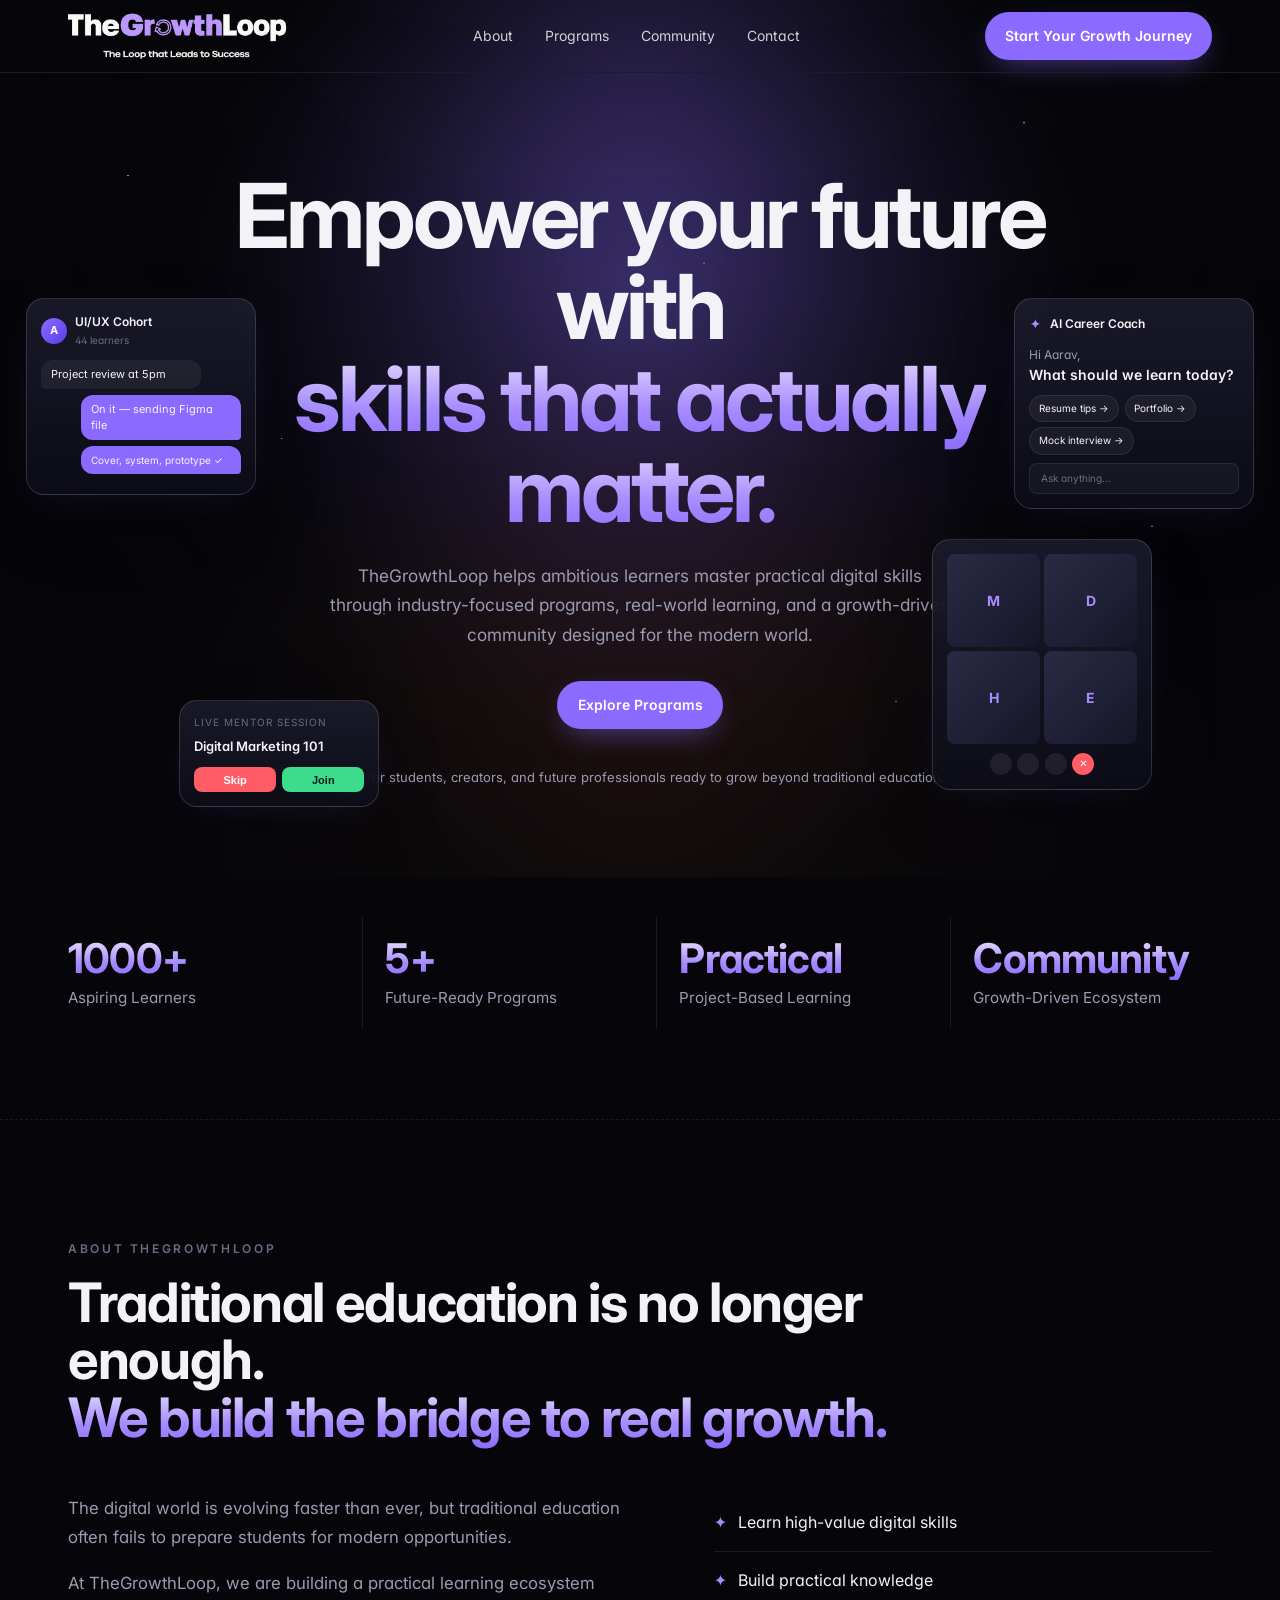
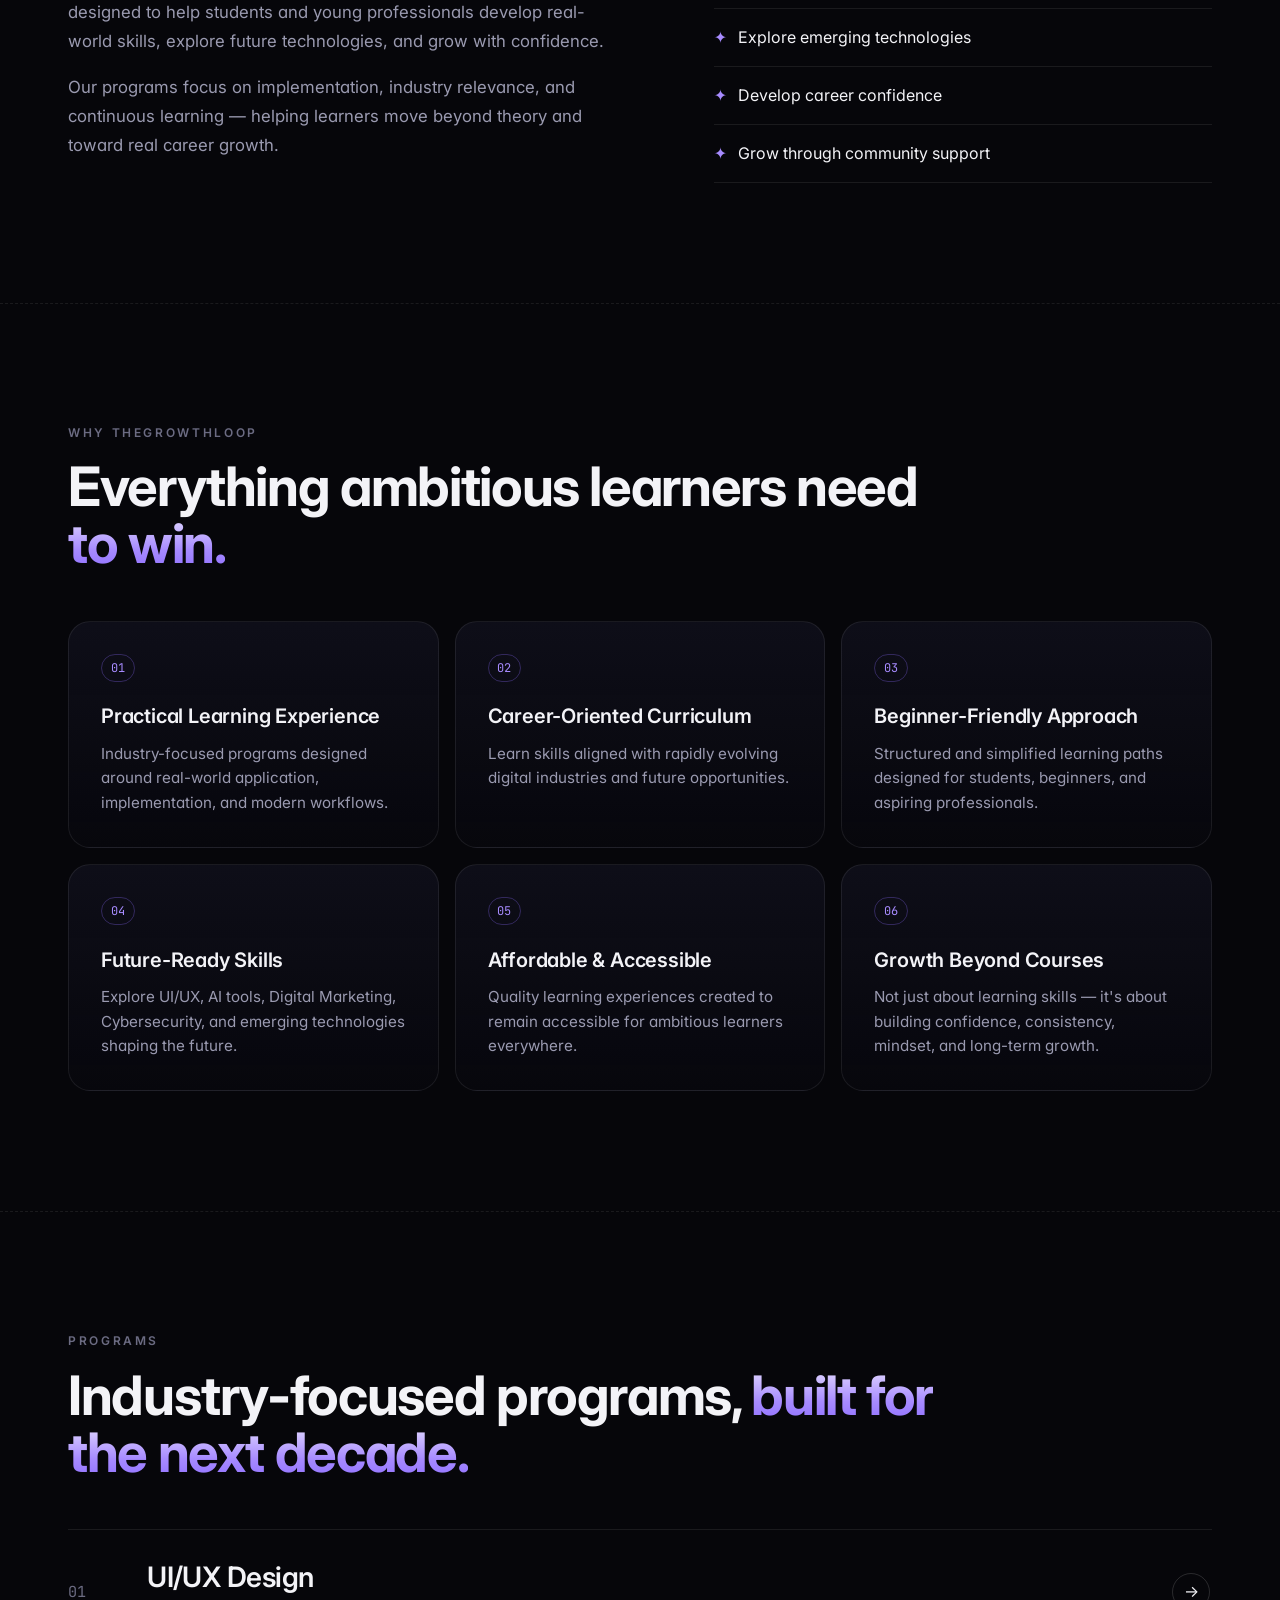
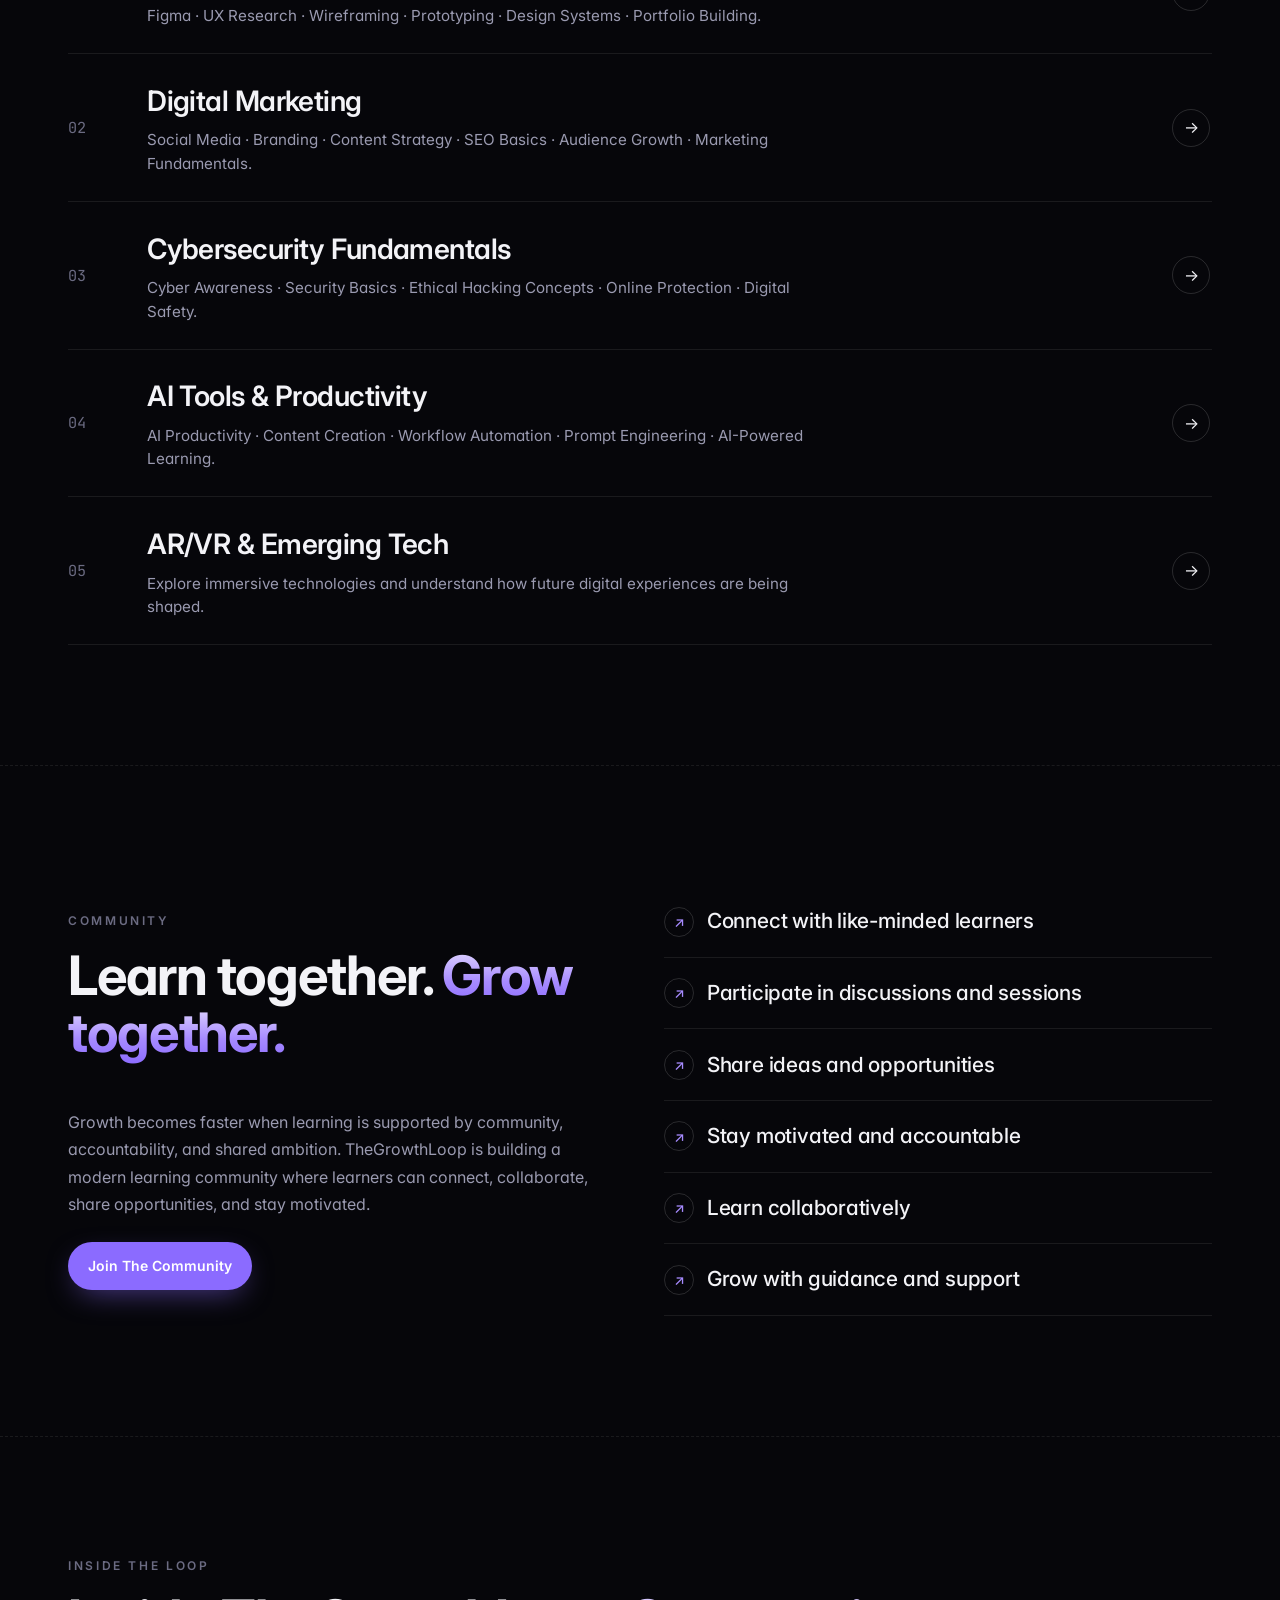
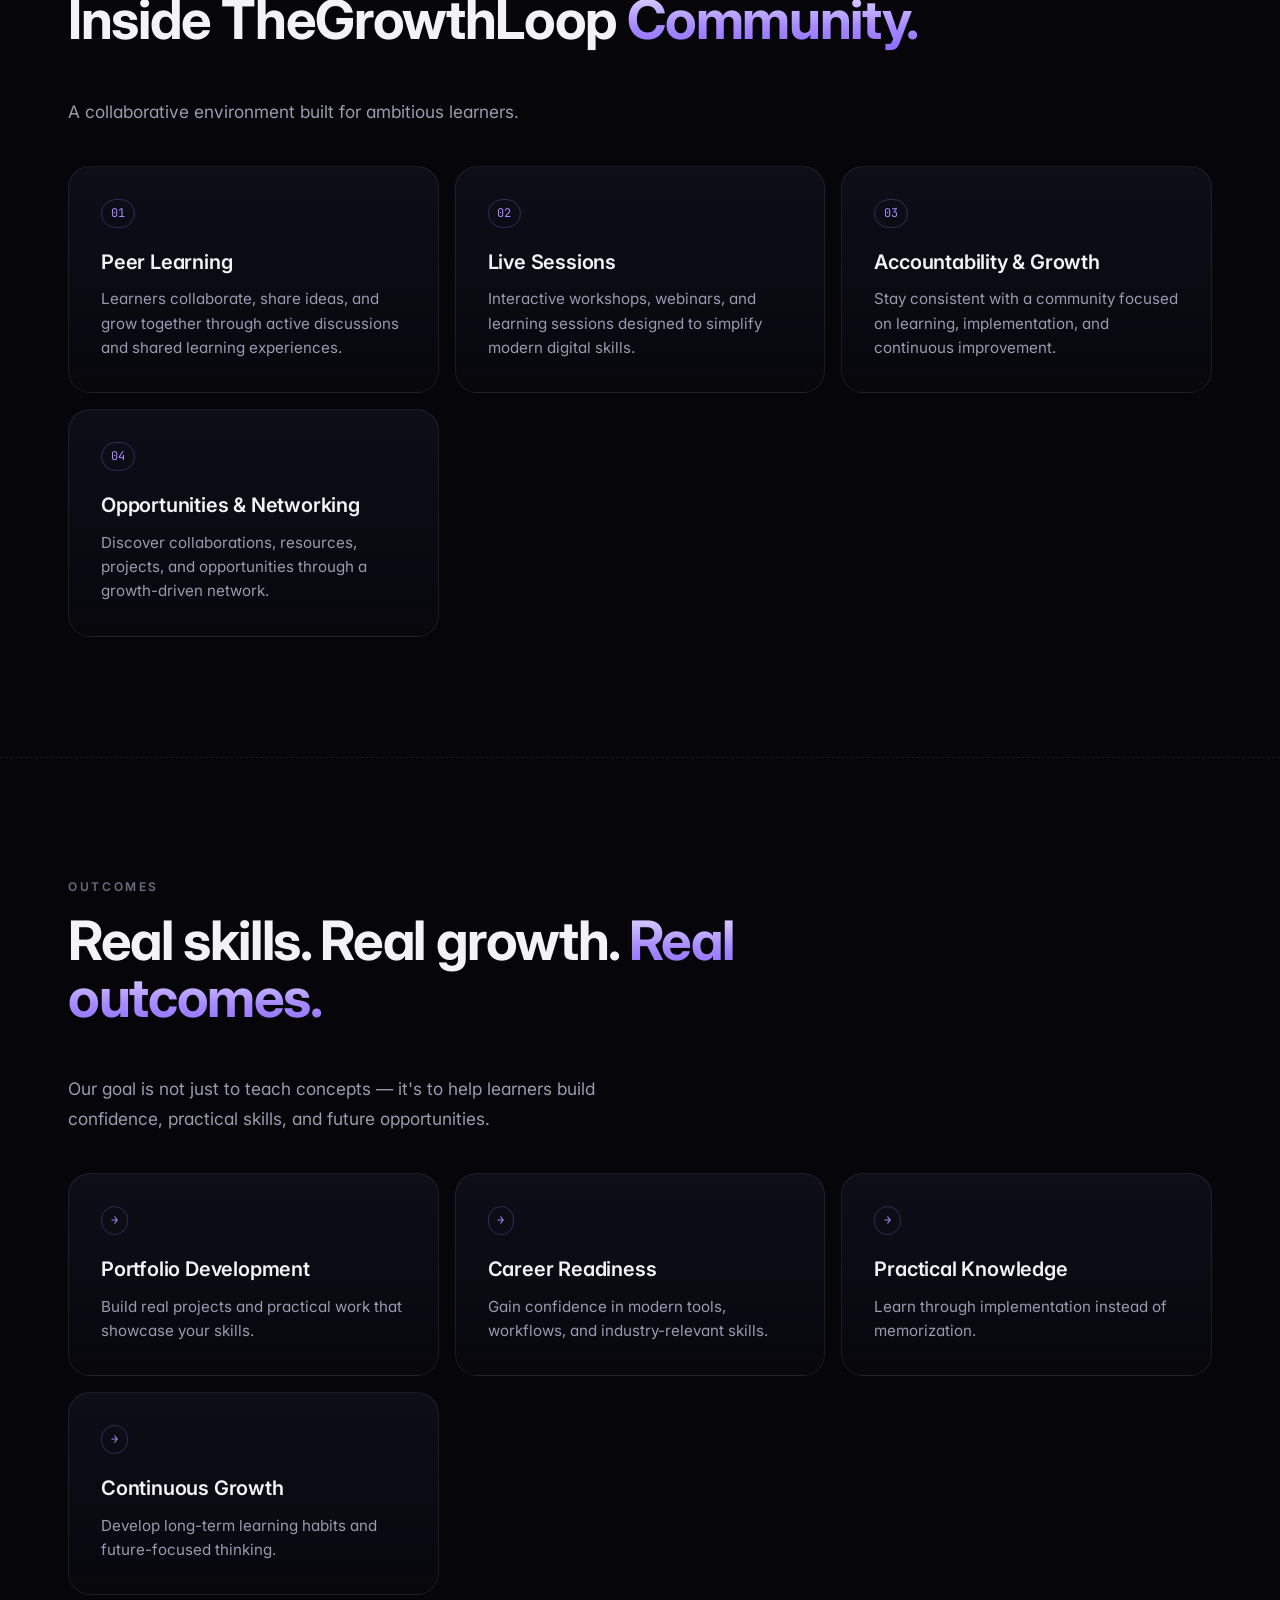
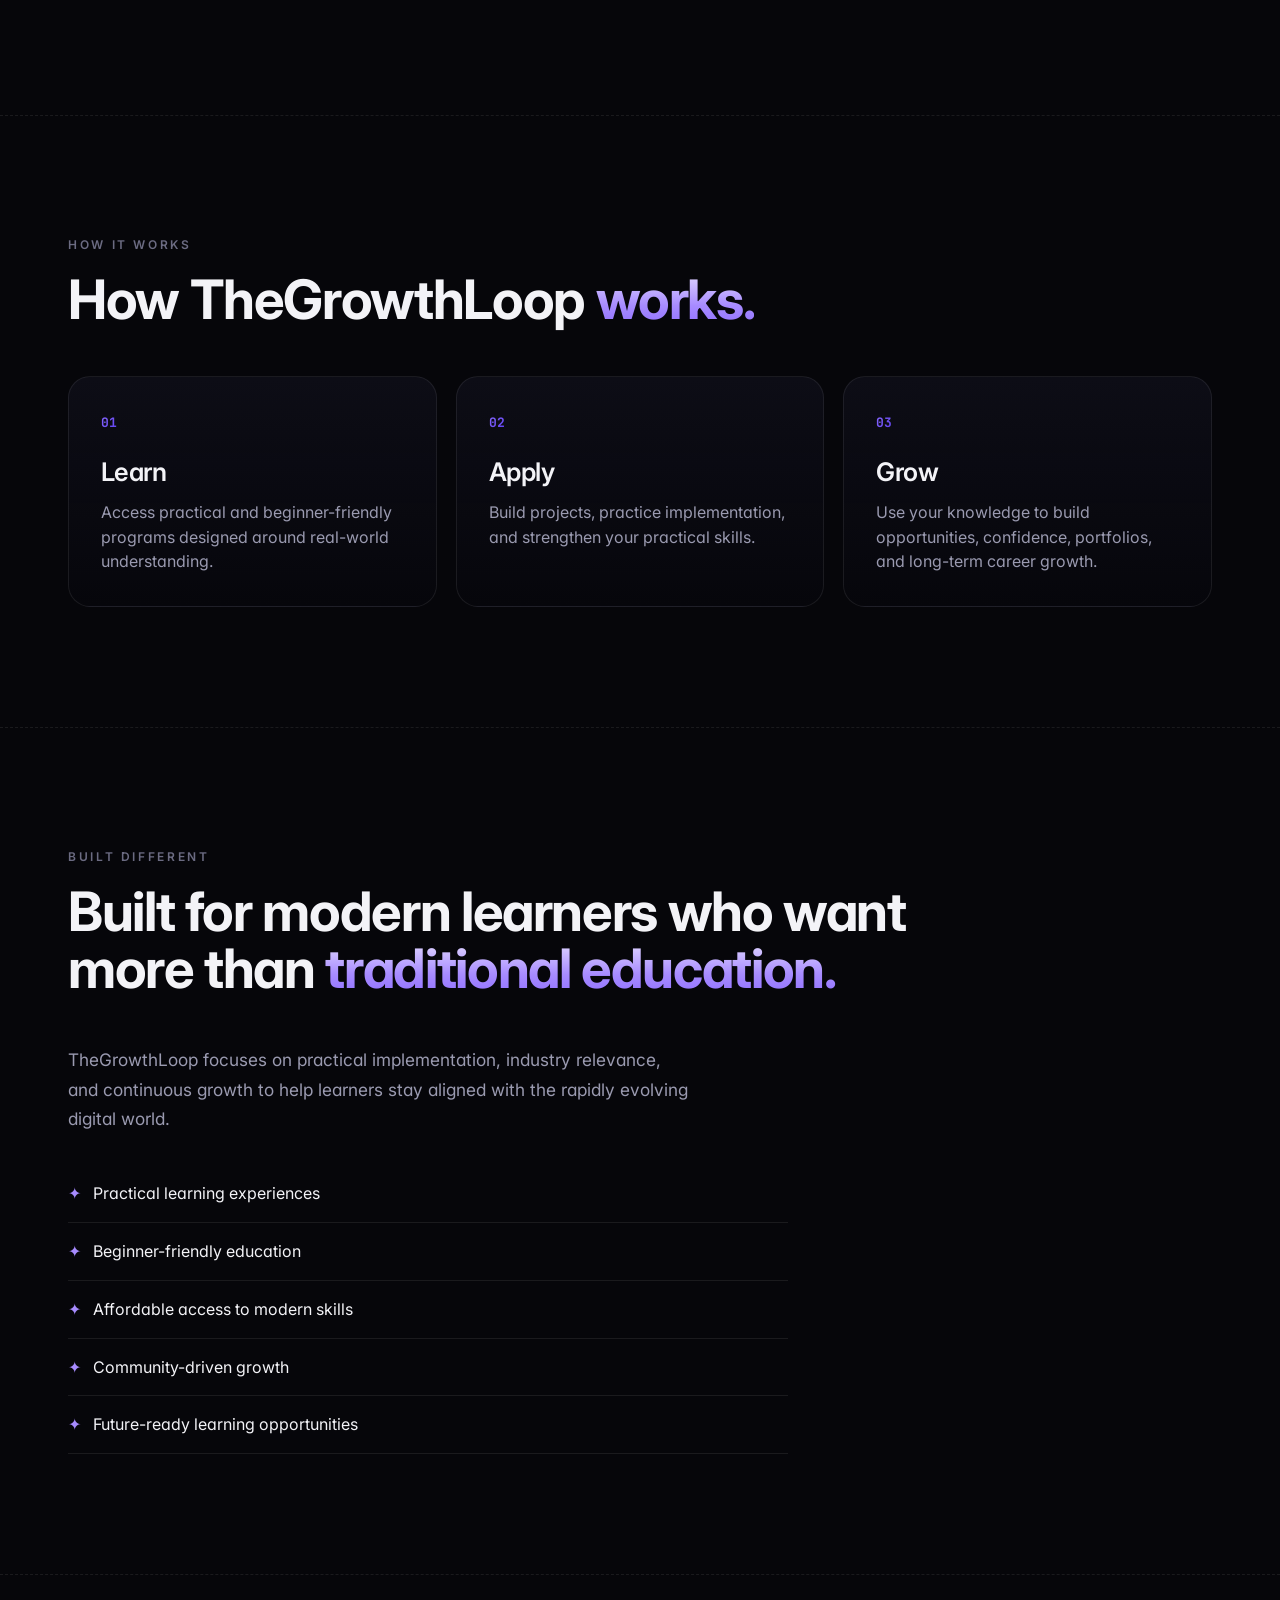
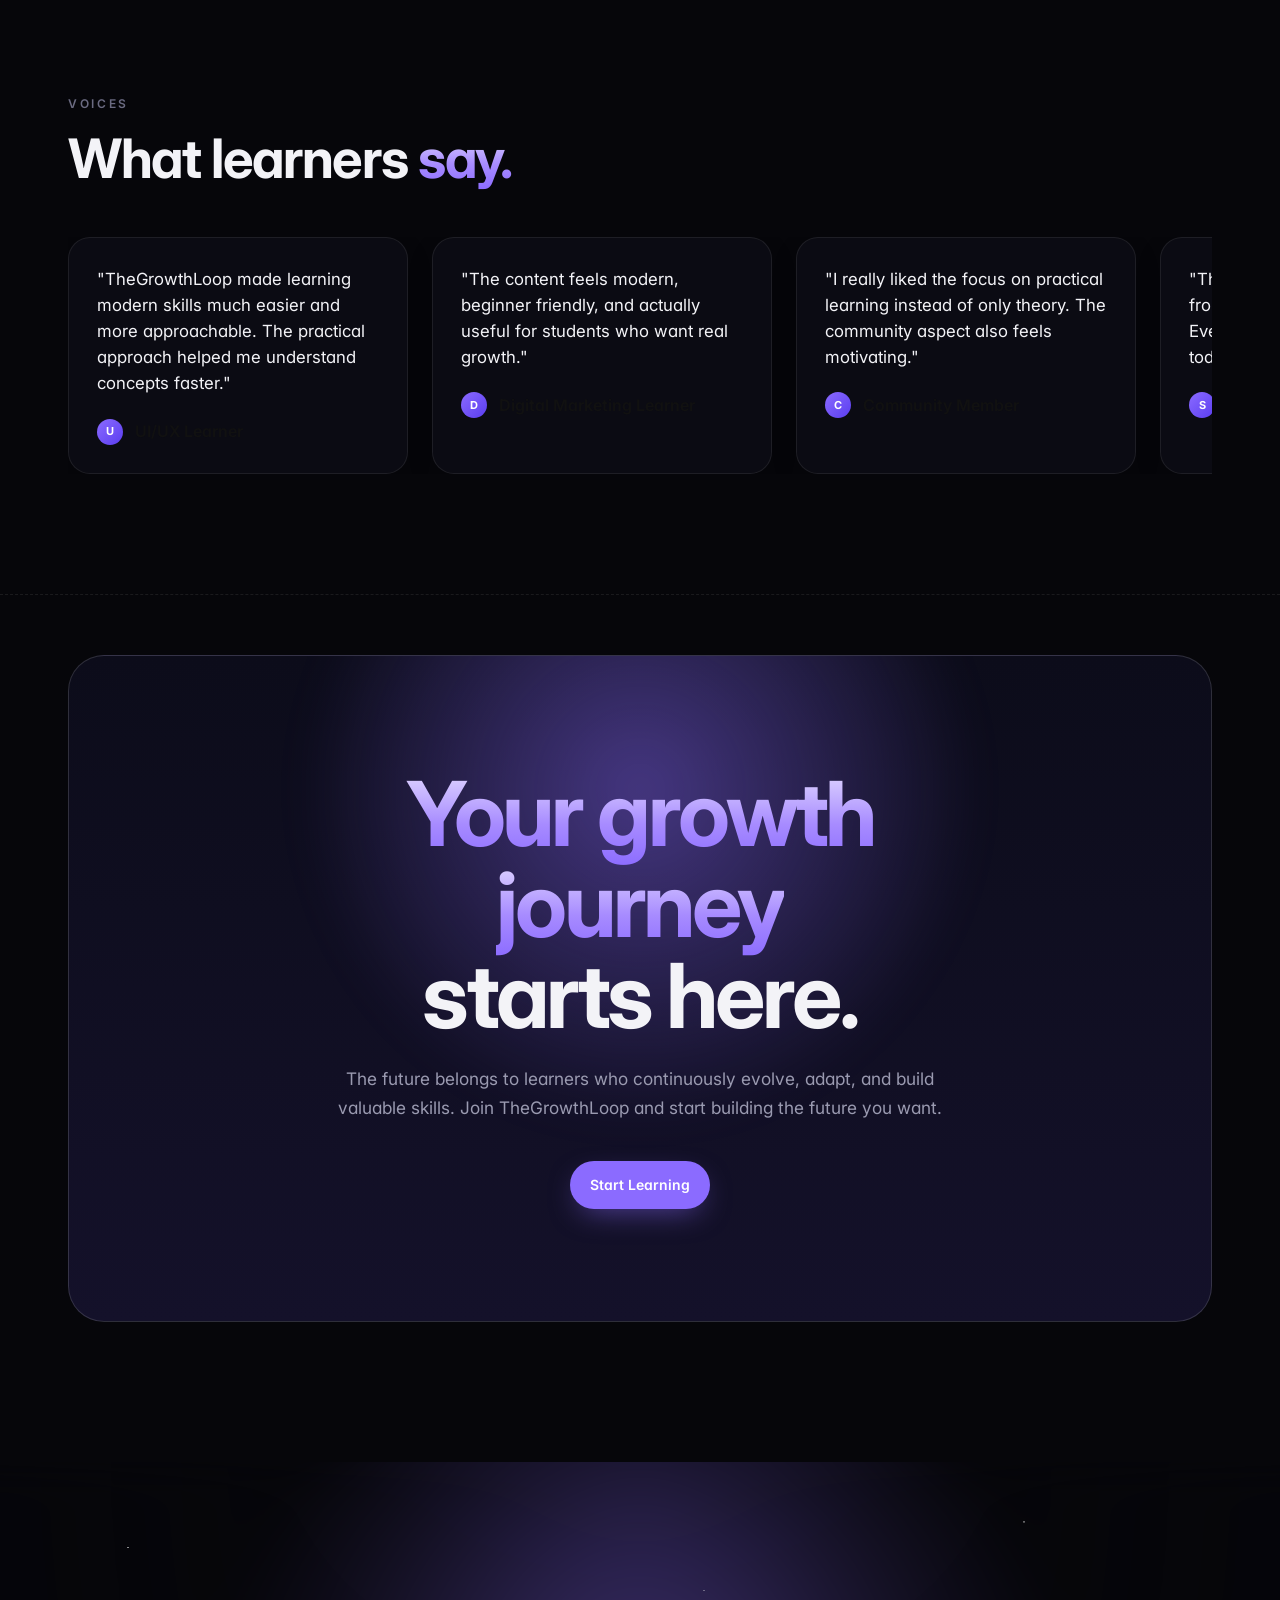
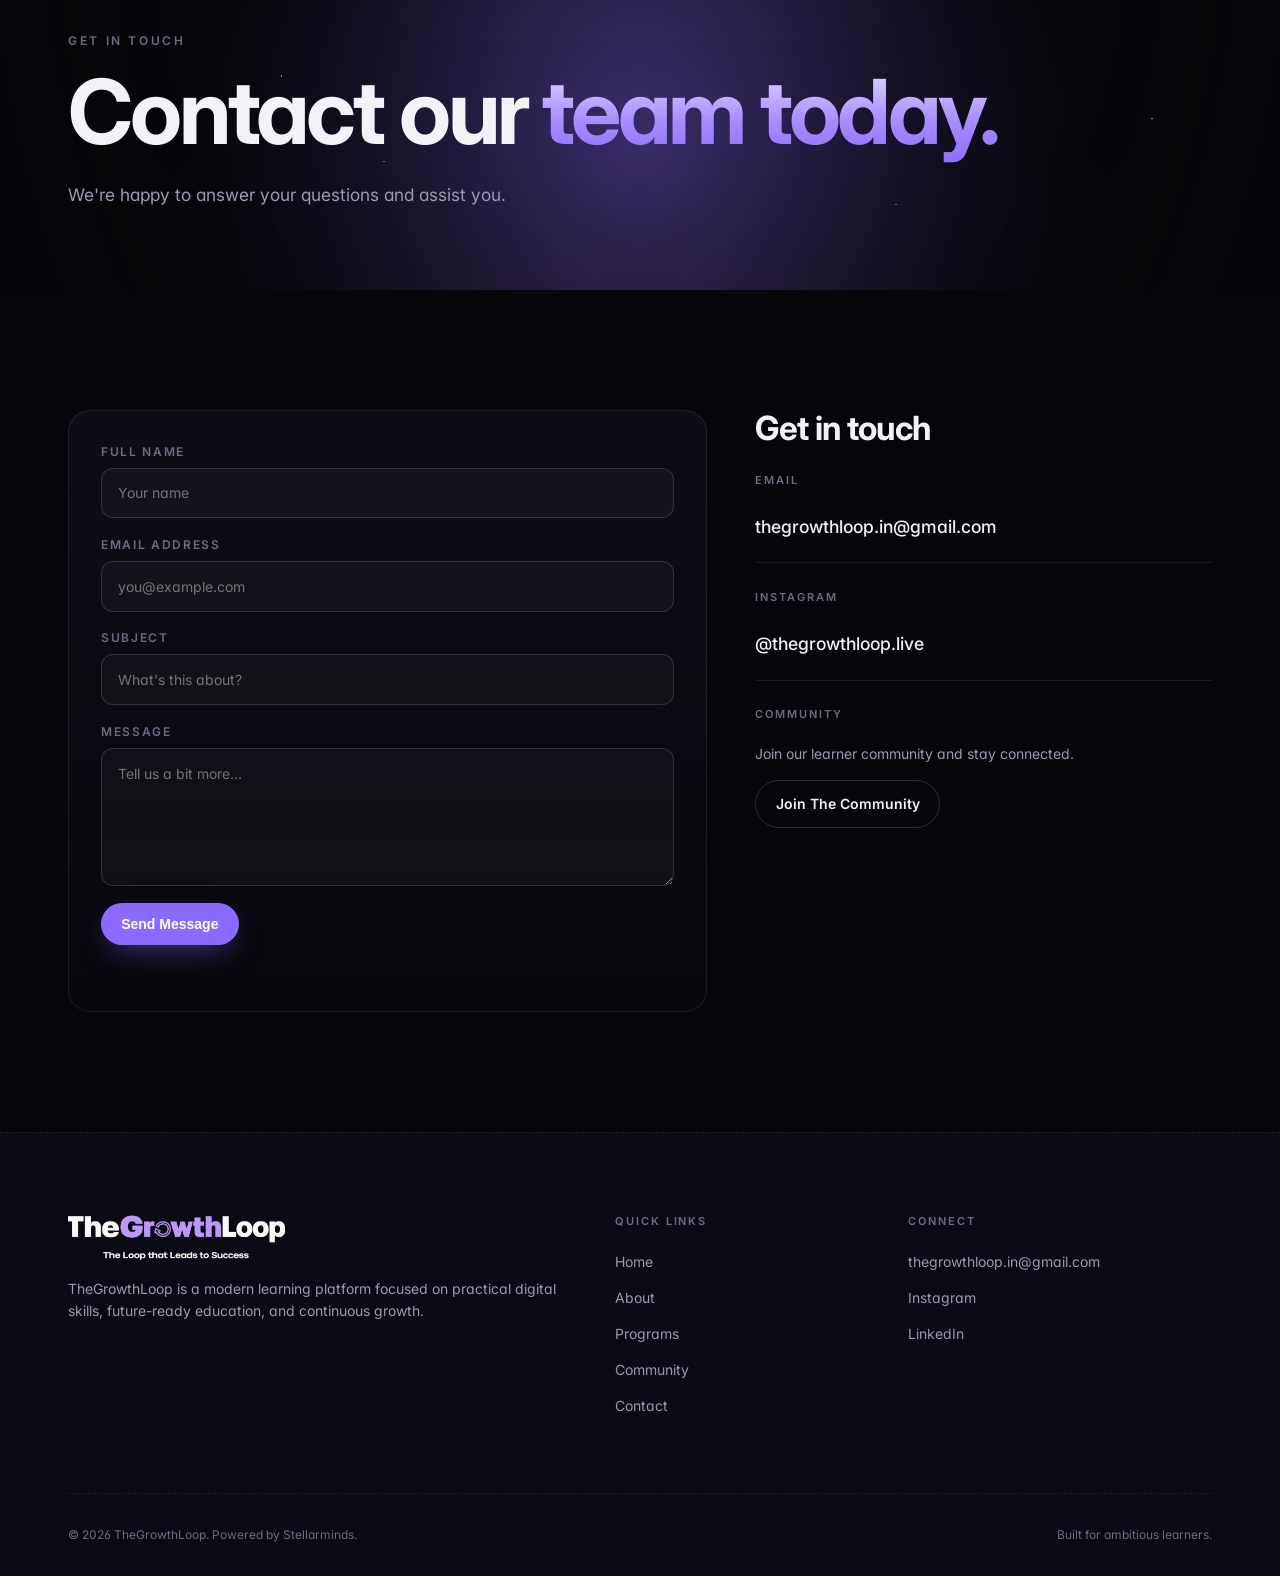
<file: index.html>
<!doctype html>
<html lang="en">

<head>
  <meta charset="utf-8" />
  <meta name="viewport" content="width=device-width,initial-scale=1" />
  <title>TheGrowthLoop — Skills that actually matter</title>
  <meta name="description"
    content="A modern career-focused learning platform helping ambitious learners master practical digital skills through industry-focused programs, real-world learning, and a growth-driven community." />
  <link rel="preconnect" href="https://fonts.googleapis.com">
  <link rel="preconnect" href="https://fonts.gstatic.com" crossorigin>
  <link
    href="https://fonts.googleapis.com/css2?family=Inter:wght@400;500;600;700;800&family=JetBrains+Mono:wght@400;500&display=swap"
    rel="stylesheet">
  <link rel="stylesheet" href="styles.css" />
</head>

<body>
  <a id="top"></a>

  <!-- NAV -->
  <header class="nav" id="nav">
    <div class="container nav-inner Logonav">
      <!-- <a href="index.html" class="brand">the<span>growth</span>loop</a> -->
      <a href="#top">
      <img src="./assets/images/TGL-Logo.png" alt="The Growth Loop Logo" class="logo">
      </a>
      <nav class="nav-links">
        <a href="#about">About</a>
        <a href="#programs">Programs</a>
        <a href="#community">Community</a>
        <a href="#contact">Contact</a>
        <!-- <a href="contact.html">Get In Touch</a> -->
      </nav>
      <div class="nav-actions">
        <!-- <a href="contact.html" class="link-plain">Get In Touch</a> -->
        <a href="#programs" class="btn btn-primary">Start Your Growth Journey</a>
      </div>
      <button class="menu-btn" id="menuBtn" aria-label="Toggle menu"><span></span><span></span></button>
    </div>
    <div class="mobile-menu" id="mobileMenu">
      <div class="container">
        <a href="#about">About</a>
        <a href="#programs">Programs</a>
        <a href="#community">Community</a>
        <a href="#contact">Contact</a>
        <!-- <a href="contact.html">Get In Touch</a> -->
        <a href="#programs" class="btn btn-primary">Start Your Growth Journey</a>
      </div>
    </div>
  </header>

  <!-- HERO -->
  <section class="hero">
    <div class="planet" aria-hidden="true"></div>
    <div class="stars" aria-hidden="true"></div>

    <div class="float-card fc-1 reveal" aria-hidden="true">
      <div class="fc-head">
        <span class="avatar">A</span>
        <div>
          <p class="fc-title">UI/UX Cohort</p>
          <p class="fc-meta">44 learners</p>
        </div>
      </div>
      <div class="bubble in">Project review at 5pm</div>
      <div class="bubble out">On it — sending Figma file</div>
      <div class="bubble out small">Cover, system, prototype ✓</div>
    </div>

    <div class="float-card fc-2 reveal" aria-hidden="true">
      <p class="fc-mini">Live mentor session</p>
      <p class="fc-title-2">Digital Marketing 101</p>
      <div class="fc-actions">
        <button class="pill danger">Skip</button>
        <button class="pill success">Join</button>
      </div>
    </div>

    <div class="float-card fc-3 reveal" aria-hidden="true">
      <div class="fc-head">
        <span class="spark">✦</span>
        <p class="fc-title">AI Career Coach</p>
      </div>
      <p class="fc-greeting">Hi Aarav,<br /><b>What should we learn today?</b></p>
      <div class="chip-row"><span class="chip">Resume tips →</span><span class="chip">Portfolio →</span></div>
      <div class="chip-row"><span class="chip">Mock interview →</span></div>
      <div class="fc-input">Ask anything…</div>
    </div>

    <div class="float-card fc-4 reveal" aria-hidden="true">
      <div class="video-grid">
        <div class="vt">M</div>
        <div class="vt">D</div>
        <div class="vt">H</div>
        <div class="vt">E</div>
      </div>
      <div class="call-bar"><span class="cb mic"></span><span class="cb cam"></span><span class="cb more"></span><span
          class="cb end">✕</span></div>
    </div>

    <div class="container hero-inner">
      <h1 class="display reveal">
        Empower your future with<br />
        <span class="grad">skills that actually matter.</span>
      </h1>
      <p class="lead reveal">
        TheGrowthLoop helps ambitious learners master practical digital skills through
        industry-focused programs, real-world learning, and a growth-driven community
        designed for the modern world.
      </p>
      <div class="hero-ctas reveal">
        <!-- <a href="programs.html" class="btn btn-primary">Start Your Growth Journey</a> -->
        <a href="#programs" class="btn btn-primary">Explore Programs</a>
      </div>
      <p class="cmd-label reveal">Built for students, creators, and future professionals ready to grow beyond
        traditional education.</p>
    </div>
  </section>

  <!-- STATS -->
  <section class="stats-section">
    <div class="container stats-grid">
      <div class="stat reveal"><span class="stat-n grad">1000+</span>
        <p>Aspiring Learners</p>
      </div>
      <div class="stat reveal"><span class="stat-n grad">5+</span>
        <p>Future-Ready Programs</p>
      </div>
      <div class="stat reveal"><span class="stat-n grad">Practical</span>
        <p>Project-Based Learning</p>
      </div>
      <div class="stat reveal"><span class="stat-n grad">Community</span>
        <p>Growth-Driven Ecosystem</p>
      </div>
    </div>
  </section>

  <!-- ABOUT -->
  <section id="about" class="section">
    <div class="container">
      <p class="eyebrow reveal">ABOUT THEGROWTHLOOP</p>
      <h2 class="h2 reveal">
        Traditional education is no longer enough.<br />
        <span class="grad">We build the bridge to real growth.</span>
      </h2>
      <div class="about-grid">
        <div class="reveal">
          <p class="prose">The digital world is evolving faster than ever, but traditional education often fails to
            prepare students for modern opportunities.</p>
          <p class="prose">At TheGrowthLoop, we are building a practical learning ecosystem designed to help students
            and young professionals develop real-world skills, explore future technologies, and grow with confidence.
          </p>
          <p class="prose">Our programs focus on implementation, industry relevance, and continuous learning — helping
            learners move beyond theory and toward real career growth.</p>
        </div>
        <ul class="feature-list">
          <li class="reveal"><i>✦</i> Learn high-value digital skills</li>
          <li class="reveal"><i>✦</i> Build practical knowledge</li>
          <li class="reveal"><i>✦</i> Explore emerging technologies</li>
          <li class="reveal"><i>✦</i> Develop career confidence</li>
          <li class="reveal"><i>✦</i> Grow through community support</li>
        </ul>
      </div>
    </div>
  </section>

  <!-- WHY -->
  <section id="why" class="section">
    <div class="container">
      <p class="eyebrow reveal">WHY THEGROWTHLOOP</p>
      <h2 class="h2 reveal">Everything ambitious learners need <span class="grad">to win.</span></h2>
      <div class="why-grid">
        <article class="why-card reveal"><span class="card-tag">01</span>
          <h3>Practical Learning Experience</h3>
          <p>Industry-focused programs designed around real-world application, implementation, and modern workflows.</p>
        </article>
        <article class="why-card reveal"><span class="card-tag">02</span>
          <h3>Career-Oriented Curriculum</h3>
          <p>Learn skills aligned with rapidly evolving digital industries and future opportunities.</p>
        </article>
        <article class="why-card reveal"><span class="card-tag">03</span>
          <h3>Beginner-Friendly Approach</h3>
          <p>Structured and simplified learning paths designed for students, beginners, and aspiring professionals.</p>
        </article>
        <article class="why-card reveal"><span class="card-tag">04</span>
          <h3>Future-Ready Skills</h3>
          <p>Explore UI/UX, AI tools, Digital Marketing, Cybersecurity, and emerging technologies shaping the future.
          </p>
        </article>
        <article class="why-card reveal"><span class="card-tag">05</span>
          <h3>Affordable &amp; Accessible</h3>
          <p>Quality learning experiences created to remain accessible for ambitious learners everywhere.</p>
        </article>
        <article class="why-card reveal"><span class="card-tag">06</span>
          <h3>Growth Beyond Courses</h3>
          <p>Not just about learning skills — it's about building confidence, consistency, mindset, and long-term
            growth.</p>
        </article>
      </div>
    </div>
  </section>

  <!-- PROGRAMS -->
  <section id="programs" class="section">
    <div class="container">
      <p class="eyebrow reveal">PROGRAMS</p>
      <h2 class="h2 reveal">Industry-focused programs, <span class="grad">built for the next decade.</span></h2>
      <ul class="programs">
        <li class="reveal"><span class="p-num">01</span>
          <div>
            <h3>UI/UX Design</h3>
            <p>Figma · UX Research · Wireframing · Prototyping · Design Systems · Portfolio Building.</p>
          </div><span class="p-arrow">→</span>
        </li>
        <li class="reveal"><span class="p-num">02</span>
          <div>
            <h3>Digital Marketing</h3>
            <p>Social Media · Branding · Content Strategy · SEO Basics · Audience Growth · Marketing Fundamentals.</p>
          </div><span class="p-arrow">→</span>
        </li>
        <li class="reveal"><span class="p-num">03</span>
          <div>
            <h3>Cybersecurity Fundamentals</h3>
            <p>Cyber Awareness · Security Basics · Ethical Hacking Concepts · Online Protection · Digital Safety.</p>
          </div><span class="p-arrow">→</span>
        </li>
        <li class="reveal"><span class="p-num">04</span>
          <div>
            <h3>AI Tools &amp; Productivity</h3>
            <p>AI Productivity · Content Creation · Workflow Automation · Prompt Engineering · AI-Powered Learning.</p>
          </div><span class="p-arrow">→</span>
        </li>
        <li class="reveal"><span class="p-num">05</span>
          <div>
            <h3>AR/VR &amp; Emerging Tech</h3>
            <p>Explore immersive technologies and understand how future digital experiences are being shaped.</p>
          </div><span class="p-arrow">→</span>
        </li>
      </ul>
      <!-- <div style="margin-top:2rem"><a href="programs.html" class="btn btn-ghost">Explore Programs →</a></div> -->
    </div>
  </section>

  <!-- COMMUNITY -->
  <section id="community" class="section">
    <div class="container community">
      <div class="reveal">
        <p class="eyebrow">COMMUNITY</p>
        <h2 class="h2">Learn together. <span class="grad">Grow together.</span></h2>
        <p class="lead small">Growth becomes faster when learning is supported by community, accountability, and shared
          ambition. TheGrowthLoop is building a modern learning community where learners can connect, collaborate, share
          opportunities, and stay motivated.</p>
        <div style="margin-top:1.5rem">
          <a href="https://chat.whatsapp.com/DiKOoniyq9g2z4EqVIz92d" class="btn btn-primary" target="_blank"
            rel="noopener noreferrer">
            Join The Community
          </a>
        </div>
      </div>
      <ul class="community-list">
        <li class="reveal"><span>↗</span> Connect with like-minded learners</li>
        <li class="reveal"><span>↗</span> Participate in discussions and sessions</li>
        <li class="reveal"><span>↗</span> Share ideas and opportunities</li>
        <li class="reveal"><span>↗</span> Stay motivated and accountable</li>
        <li class="reveal"><span>↗</span> Learn collaboratively</li>
        <li class="reveal"><span>↗</span> Grow with guidance and support</li>
      </ul>
    </div>
  </section>

  <!-- COMMUNITY SHOWCASE -->
  <section class="section">
    <div class="container">
      <p class="eyebrow reveal">INSIDE THE LOOP</p>
      <h2 class="h2 reveal">Inside TheGrowthLoop <span class="grad">Community.</span></h2>
      <p class="lead reveal" style="margin-bottom:2.5rem">A collaborative environment built for ambitious learners.</p>
      <div class="why-grid">
        <article class="why-card reveal"><span class="card-tag">01</span>
          <h3>Peer Learning</h3>
          <p>Learners collaborate, share ideas, and grow together through active discussions and shared learning
            experiences.</p>
        </article>
        <article class="why-card reveal"><span class="card-tag">02</span>
          <h3>Live Sessions</h3>
          <p>Interactive workshops, webinars, and learning sessions designed to simplify modern digital skills.</p>
        </article>
        <article class="why-card reveal"><span class="card-tag">03</span>
          <h3>Accountability &amp; Growth</h3>
          <p>Stay consistent with a community focused on learning, implementation, and continuous improvement.</p>
        </article>
        <article class="why-card reveal"><span class="card-tag">04</span>
          <h3>Opportunities &amp; Networking</h3>
          <p>Discover collaborations, resources, projects, and opportunities through a growth-driven network.</p>
        </article>
      </div>
    </div>
  </section>

  <!-- STUDENT OUTCOMES -->
  <section class="section">
    <div class="container">
      <p class="eyebrow reveal">OUTCOMES</p>
      <h2 class="h2 reveal">Real skills. Real growth. <span class="grad">Real outcomes.</span></h2>
      <p class="lead reveal" style="margin-bottom:2.5rem">Our goal is not just to teach concepts — it's to help learners
        build confidence, practical skills, and future opportunities.</p>
      <div class="why-grid">
        <article class="why-card reveal"><span class="card-tag">→</span>
          <h3>Portfolio Development</h3>
          <p>Build real projects and practical work that showcase your skills.</p>
        </article>
        <article class="why-card reveal"><span class="card-tag">→</span>
          <h3>Career Readiness</h3>
          <p>Gain confidence in modern tools, workflows, and industry-relevant skills.</p>
        </article>
        <article class="why-card reveal"><span class="card-tag">→</span>
          <h3>Practical Knowledge</h3>
          <p>Learn through implementation instead of memorization.</p>
        </article>
        <article class="why-card reveal"><span class="card-tag">→</span>
          <h3>Continuous Growth</h3>
          <p>Develop long-term learning habits and future-focused thinking.</p>
        </article>
      </div>
    </div>
  </section>

  <!-- PROCESS -->
  <section class="section">
    <div class="container">
      <p class="eyebrow reveal">HOW IT WORKS</p>
      <h2 class="h2 reveal">How TheGrowthLoop <span class="grad">works.</span></h2>
      <div class="steps">
        <div class="step reveal"><span class="s-n">01</span>
          <h3>Learn</h3>
          <p>Access practical and beginner-friendly programs designed around real-world understanding.</p>
        </div>
        <div class="step reveal"><span class="s-n">02</span>
          <h3>Apply</h3>
          <p>Build projects, practice implementation, and strengthen your practical skills.</p>
        </div>
        <div class="step reveal"><span class="s-n">03</span>
          <h3>Grow</h3>
          <p>Use your knowledge to build opportunities, confidence, portfolios, and long-term career growth.</p>
        </div>
      </div>
    </div>
  </section>

  <!-- TRUST -->
  <section class="section">
    <div class="container">
      <p class="eyebrow reveal">BUILT DIFFERENT</p>
      <h2 class="h2 reveal">Built for modern learners who want more than <span class="grad">traditional
          education.</span></h2>
      <p class="lead reveal">TheGrowthLoop focuses on practical implementation, industry relevance, and continuous
        growth to help learners stay aligned with the rapidly evolving digital world.</p>
      <ul class="feature-list" style="margin-top:2rem;max-width:720px">
        <li class="reveal"><i>✦</i> Practical learning experiences</li>
        <li class="reveal"><i>✦</i> Beginner-friendly education</li>
        <li class="reveal"><i>✦</i> Affordable access to modern skills</li>
        <li class="reveal"><i>✦</i> Community-driven growth</li>
        <li class="reveal"><i>✦</i> Future-ready learning opportunities</li>
      </ul>
    </div>
  </section>

  <!-- TESTIMONIALS -->
  <!-- <section class="section">
    <div class="container">
      <p class="eyebrow reveal">VOICES</p>
      <h2 class="h2 reveal">What learners <span class="grad">say.</span></h2>
      <div class="testimonials testimonials-4">
        <figure class="reveal">
          <blockquote>"TheGrowthLoop made learning modern skills much easier and more approachable. The practical
            approach helped me understand concepts faster."</blockquote>
          <figcaption><span class="t-av">U</span> UI/UX Learner</figcaption>
        </figure>
        <figure class="reveal">
          <blockquote>"The content feels modern, beginner friendly, and actually useful for students who want real
            growth."</blockquote>
          <figcaption><span class="t-av">D</span> Digital Marketing Learner</figcaption>
        </figure>
        <figure class="reveal">
          <blockquote>"I really liked the focus on practical learning instead of only theory. The community aspect also
            feels motivating."</blockquote>
          <figcaption><span class="t-av">C</span> Community Member</figcaption>
        </figure>
        <figure class="reveal">
          <blockquote>"TheGrowthLoop feels different from traditional learning platforms. Everything feels more relevant
            to today's digital world."</blockquote>
          <figcaption><span class="t-av">S</span> Student Learner</figcaption>
        </figure>
      </div>
    </div>
  </section> -->
  <!-- TESTIMONIALS new-start-->
  <section class="section">
    <div class="container">
      <p class="eyebrow reveal">VOICES</p>
      <h2 class="h2 reveal">What learners <span class="grad">say.</span></h2>

      <div class="testimonials-slider">
        <div class="testimonials-track">

          <!-- Original Cards -->
          <figure class="testimonial-card reveal">
            <blockquote>
              "TheGrowthLoop made learning modern skills much easier and more approachable.
              The practical approach helped me understand concepts faster."
            </blockquote>
            <figcaption><span class="t-av">U</span> UI/UX Learner</figcaption>
          </figure>

          <figure class="testimonial-card">
            <blockquote>
              "The content feels modern, beginner friendly, and actually useful for students
              who want real growth."
            </blockquote>
            <figcaption><span class="t-av">D</span> Digital Marketing Learner</figcaption>
          </figure>

          <figure class="testimonial-card">
            <blockquote>
              "I really liked the focus on practical learning instead of only theory.
              The community aspect also feels motivating."
            </blockquote>
            <figcaption><span class="t-av">C</span> Community Member</figcaption>
          </figure>

          <figure class="testimonial-card">
            <blockquote>
              "TheGrowthLoop feels different from traditional learning platforms.
              Everything feels more relevant to today's digital world."
            </blockquote>
            <figcaption><span class="t-av">S</span> Student Learner</figcaption>
          </figure>

          <!-- Duplicate Cards For Infinite Loop -->
          <figure class="testimonial-card">
            <blockquote>
              "TheGrowthLoop made learning modern skills much easier and more approachable.
              The practical approach helped me understand concepts faster."
            </blockquote>
            <figcaption><span class="t-av">U</span> UI/UX Learner</figcaption>
          </figure>

          <figure class="testimonial-card">
            <blockquote>
              "The content feels modern, beginner friendly, and actually useful for students
              who want real growth."
            </blockquote>
            <figcaption><span class="t-av">D</span> Digital Marketing Learner</figcaption>
          </figure>

          <figure class="testimonial-card">
            <blockquote>
              "I really liked the focus on practical learning instead of only theory.
              The community aspect also feels motivating."
            </blockquote>
            <figcaption><span class="t-av">C</span> Community Member</figcaption>
          </figure>

          <figure class="testimonial-card">
            <blockquote>
              "TheGrowthLoop feels different from traditional learning platforms.
              Everything feels more relevant to today's digital world."
            </blockquote>
            <figcaption><span class="t-av">S</span> Student Learner</figcaption>
          </figure>

        </div>
      </div>
    </div>
  </section>
  <!-- TESTIMONIALS new-end-->

  <!-- CTA -->
  <section id="cta" class="section cta-section">
    <div class="container">
      <div class="cta-card reveal">
        <div class="cta-glow"></div>
        <h2 class="display"><span class="grad">Your growth journey</span><br />starts here.</h2>
        <p class="lead">The future belongs to learners who continuously evolve, adapt, and build valuable skills. Join
          TheGrowthLoop and start building the future you want.</p>
        <div class="hero-ctas center">
          <a href="#programs" class="btn btn-primary">Start Learning</a>
          <!-- <a href="programs.html" class="btn btn-ghost">Explore Programs</a> -->
        </div>
      </div>
    </div>
  </section>
  <!-- contact-us-start -->
  <section id="contact"  class="page-hero">
    <div class="planet" aria-hidden="true"></div>
    <div class="stars" aria-hidden="true"></div>
    <div class="container">
      <p class="eyebrow reveal">GET IN TOUCH</p>
      <h1 class="display reveal">Contact our <span class="grad">team today.</span></h1>
      <p class="lead reveal">We're happy to answer your questions and assist you.</p>
    </div>
  </section>

  <section class="section">
    <div class="container contact-grid">
      <form class="contact-form reveal"
        onsubmit="event.preventDefault(); this.querySelector('.form-status').textContent='Thanks! We\'ll be in touch soon.'; this.reset();">
        <div class="field"><label>Full Name</label><input type="text" required placeholder="Your name" /></div>
        <div class="field"><label>Email Address</label><input type="email" required placeholder="you@example.com" />
        </div>
        <div class="field"><label>Subject</label><input type="text" required placeholder="What's this about?" /></div>
        <div class="field"><label>Message</label><textarea rows="5" required
            placeholder="Tell us a bit more…"></textarea></div>
        <button type="submit" class="btn btn-primary">Send Message</button>
        <p class="form-status muted small mt"></p>
      </form>

      <aside class="contact-info reveal">
        <h2 class="h-trust">Get in touch</h2>
        <div class="info-block">
          <p class="foot-head">Email</p><a href="mailto:thegrowthloop.in@gmail.com"
            class="info-link">thegrowthloop.in@gmail.com</a>
        </div>
        <div class="info-block">
          <p class="foot-head">Instagram</p><a href="https://instagram.com/thegrowthloop.live"
            class="info-link" target="_blank" rel="noreferrer">@thegrowthloop.live</a>
        </div>
        <div class="info-block">
          <p class="foot-head">Community</p>
          <p class="muted small">Join our learner community and stay connected.</p><a href="https://chat.whatsapp.com/DiKOoniyq9g2z4EqVIz92d"
            class="btn btn-ghost mt" target="_blank" rel="noreferrer">Join The Community</a>
        </div>
      </aside>
    </div>
  </section>
  <!-- contact-us-end -->

  <!-- FOOTER -->
  <footer class="footer">
    <div class="container">
      <div class="foot-grid">
        <div>
          <!-- <a href="index.html" class="brand">the<span>growth</span>loop</a> -->
          <a>
            <img src="./assets/images/TGL-Logo.png" alt="The Growth Loop Logo" class="footer-logo">
          </a>
          <p class="muted small mt">TheGrowthLoop is a modern learning platform focused on practical digital skills,
            future-ready education, and continuous growth.</p>
        </div>
        <div>
          <p class="foot-head">Quick Links</p>
          <ul>
            <li><a href="#top">Home</a></li>
            <li><a href="#about">About</a></li>
            <li><a href="#programs">Programs</a></li>
            <li><a href="#community">Community</a></li>
            <li><a href="contact.html">Contact</a></li>
          </ul>
        </div>
        <div>
          <p class="foot-head">Connect</p>
          <ul>
            <li><a href="mailto:thegrowthloop.in@gmail.com">thegrowthloop.in@gmail.com</a></li>
            <li><a href="https://instagram.com/thegrowthloop.live" target="_blank" rel="noreferrer">Instagram</a></li>
            <li><a href="https://linkedin.com/company/stellarminds-edtech" target="_blank" rel="noreferrer">LinkedIn</a>
            </li>
            <!-- <li><a href="#" target="_blank" rel="noreferrer">YouTube</a></li> -->
          </ul>
        </div>
      </div>
      <div class="foot-bottom">
        <p>© 2026 TheGrowthLoop. Powered by Stellarminds.</p>
        <p>Built for ambitious learners.</p>
      </div>
    </div>
  </footer>

  <script src="script.js"></script>
</body>

</html>
</file>
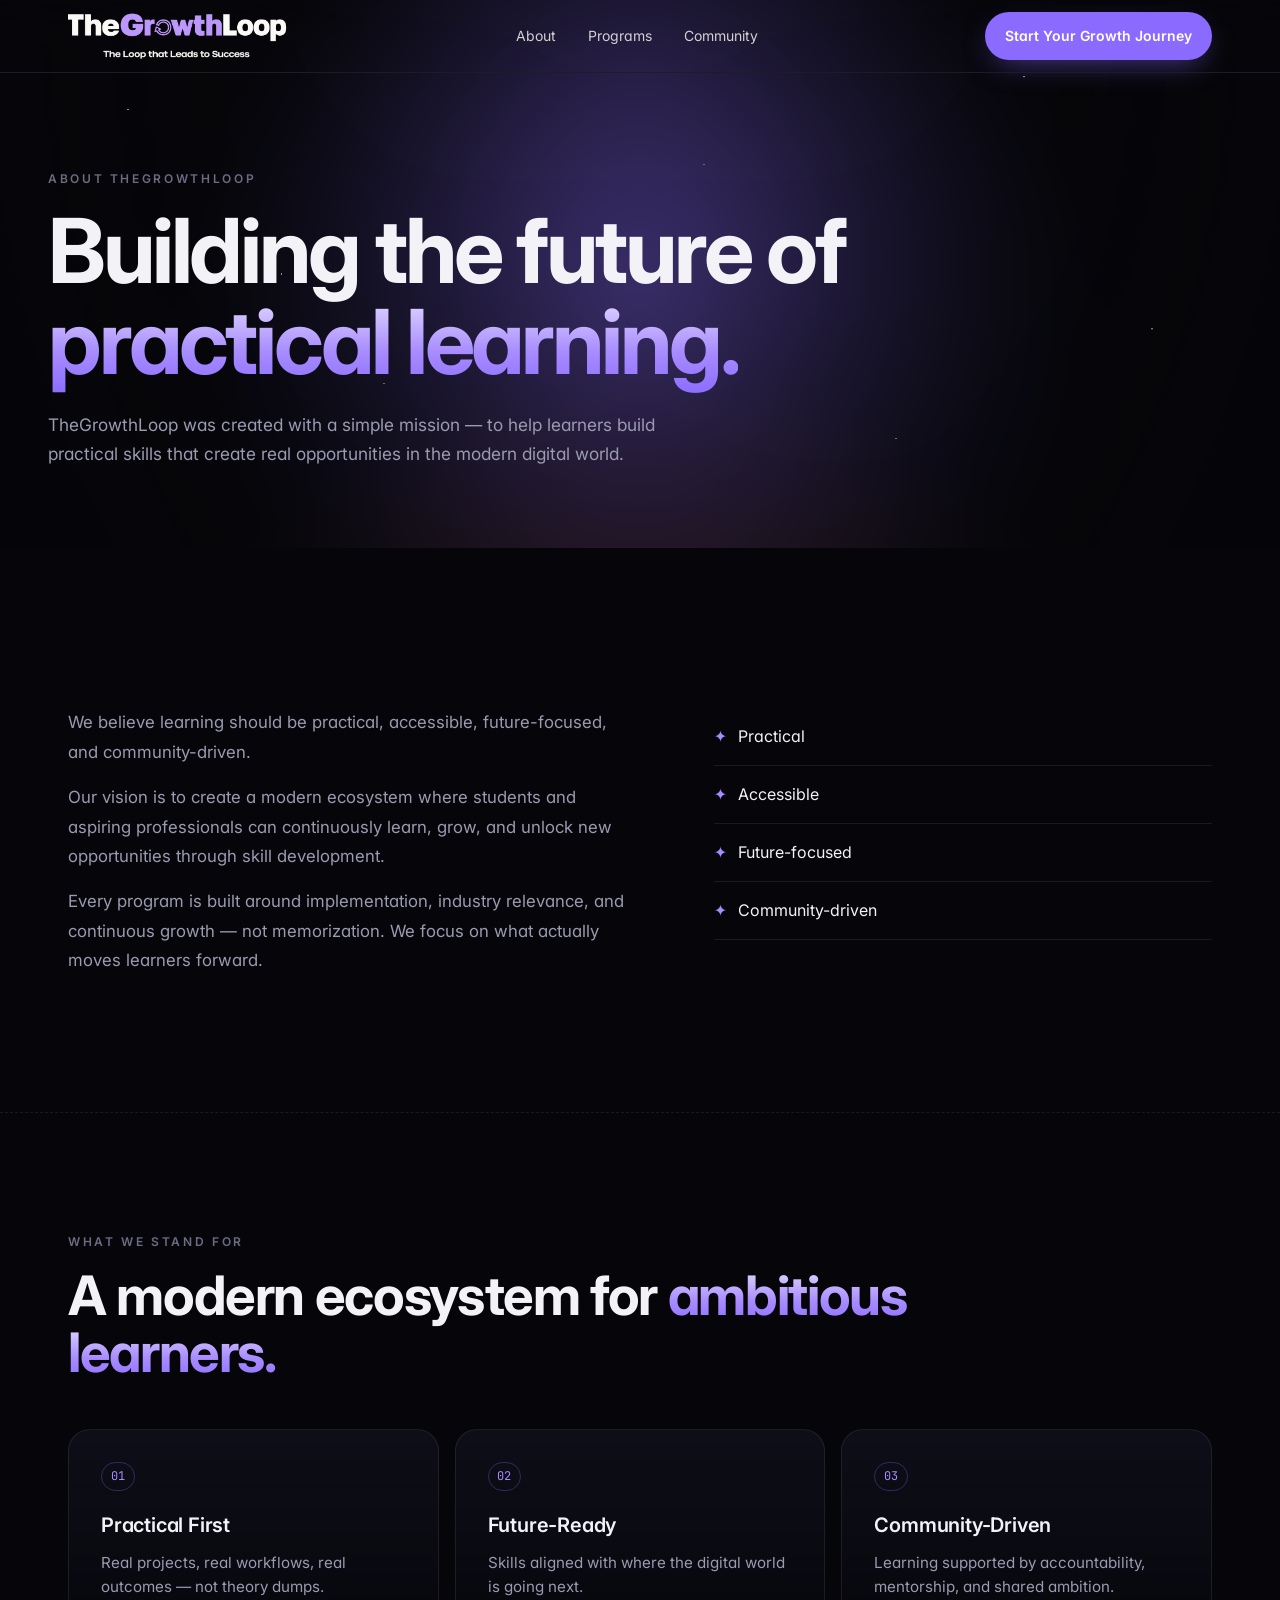
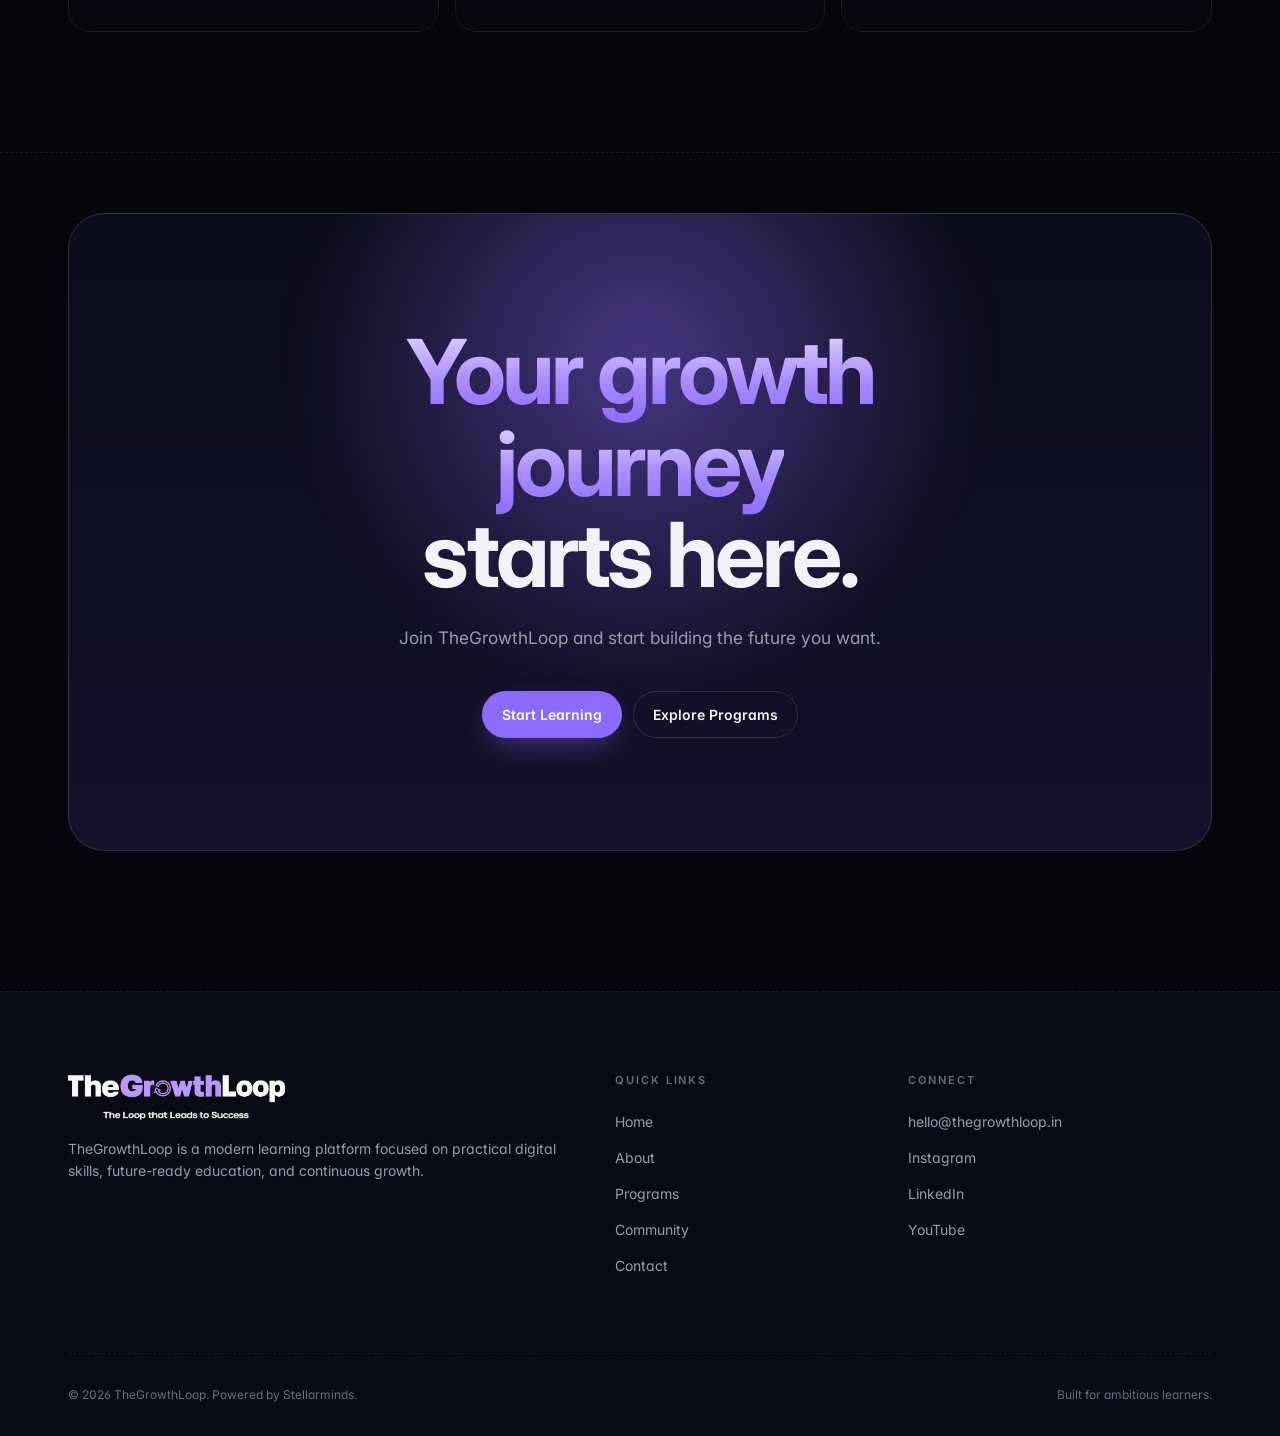
<file: about.html>
<!doctype html>
<html lang="en">
<head>
<meta charset="utf-8" />
<meta name="viewport" content="width=device-width,initial-scale=1" />
<title>About — TheGrowthLoop</title>
<meta name="description" content="Building the future of practical learning. TheGrowthLoop helps learners build practical skills that create real opportunities in the modern digital world." />
<link rel="preconnect" href="https://fonts.googleapis.com">
<link rel="preconnect" href="https://fonts.gstatic.com" crossorigin>
<link href="https://fonts.googleapis.com/css2?family=Inter:wght@400;500;600;700;800&family=JetBrains+Mono:wght@400;500&display=swap" rel="stylesheet">
<link rel="stylesheet" href="styles.css" />
</head>
<body>
<header class="nav" id="nav">
  <div class="container nav-inner Logonav">
    <!-- <a href="index.html" class="brand">the<span>growth</span>loop</a> -->
     <img src="./assets/images/TGL-Logo.png" alt="The Growth Loop Logo" class="logo">
    <nav class="nav-links">
      <a href="about.html">About</a>
      <a href="programs.html">Programs</a>
      <a href="community.html">Community</a>
      <!-- <a href="contact.html">Get In Touch</a> -->
    </nav>
    <div class="nav-actions">
      <!-- <a href="contact.html" class="link-plain">Get In Touch</a> -->
      <a href="programs.html" class="btn btn-primary">Start Your Growth Journey</a>
    </div>
    <button class="menu-btn" id="menuBtn" aria-label="Toggle menu"><span></span><span></span></button>
  </div>
  <div class="mobile-menu" id="mobileMenu">
    <div class="container">
      <a href="about.html">About</a>
      <a href="programs.html">Programs</a>
      <a href="community.html">Community</a>
      <!-- <a href="contact.html">Get In Touch</a> -->
      <a href="programs.html" class="btn btn-primary">Start Your Growth Journey</a>
    </div>
  </div>
</header>

<section class="page-hero">
  <div class="planet" aria-hidden="true"></div>
  <div class="stars" aria-hidden="true"></div>
  <div class="container hero-inner">
    <p class="eyebrow reveal">ABOUT THEGROWTHLOOP</p>
    <h1 class="display reveal">Building the future of <span class="grad">practical learning.</span></h1>
    <p class="lead reveal">TheGrowthLoop was created with a simple mission — to help learners build practical skills that create real opportunities in the modern digital world.</p>
  </div>
</section>

<section class="section">
  <div class="container">
    <div class="about-grid">
      <div class="reveal">
        <p class="prose">We believe learning should be practical, accessible, future-focused, and community-driven.</p>
        <p class="prose">Our vision is to create a modern ecosystem where students and aspiring professionals can continuously learn, grow, and unlock new opportunities through skill development.</p>
        <p class="prose">Every program is built around implementation, industry relevance, and continuous growth — not memorization. We focus on what actually moves learners forward.</p>
      </div>
      <ul class="feature-list">
        <li class="reveal"><i>✦</i> Practical</li>
        <li class="reveal"><i>✦</i> Accessible</li>
        <li class="reveal"><i>✦</i> Future-focused</li>
        <li class="reveal"><i>✦</i> Community-driven</li>
      </ul>
    </div>
  </div>
</section>

<section class="section">
  <div class="container">
    <p class="eyebrow reveal">WHAT WE STAND FOR</p>
    <h2 class="h2 reveal">A modern ecosystem for <span class="grad">ambitious learners.</span></h2>
    <div class="why-grid">
      <article class="why-card reveal"><span class="card-tag">01</span><h3>Practical First</h3><p>Real projects, real workflows, real outcomes — not theory dumps.</p></article>
      <article class="why-card reveal"><span class="card-tag">02</span><h3>Future-Ready</h3><p>Skills aligned with where the digital world is going next.</p></article>
      <article class="why-card reveal"><span class="card-tag">03</span><h3>Community-Driven</h3><p>Learning supported by accountability, mentorship, and shared ambition.</p></article>
    </div>
  </div>
</section>

<section class="section cta-section">
  <div class="container">
    <div class="cta-card reveal">
      <div class="cta-glow"></div>
      <h2 class="display"><span class="grad">Your growth journey</span><br/>starts here.</h2>
      <p class="lead">Join TheGrowthLoop and start building the future you want.</p>
      <div class="hero-ctas center">
        <a href="programs.html" class="btn btn-primary">Start Learning</a>
        <a href="programs.html" class="btn btn-ghost">Explore Programs</a>
      </div>
    </div>
  </div>
</section>

<footer class="footer">
  <div class="container">
    <div class="foot-grid">
      <div>
        <!-- <a href="index.html" class="brand">the<span>growth</span>loop</a> -->
         <a>
            <img src="./assets/images/TGL-Logo.png" alt="The Growth Loop Logo" class="footer-logo">
          </a>
        <p class="muted small mt">TheGrowthLoop is a modern learning platform focused on practical digital skills, future-ready education, and continuous growth.</p>
      </div>
      <div><p class="foot-head">Quick Links</p>
        <ul><li><a href="index.html">Home</a></li><li><a href="about.html">About</a></li><li><a href="programs.html">Programs</a></li><li><a href="community.html">Community</a></li><li><a href="contact.html">Contact</a></li></ul>
      </div>
      <div><p class="foot-head">Connect</p>
        <ul><li><a href="mailto:hello@thegrowthloop.in">hello@thegrowthloop.in</a></li><li><a href="#">Instagram</a></li><li><a href="#">LinkedIn</a></li><li><a href="#">YouTube</a></li></ul>
      </div>
    </div>
    <div class="foot-bottom"><p>© 2026 TheGrowthLoop. Powered by Stellarminds.</p><p>Built for ambitious learners.</p></div>
  </div>
</footer>
<script src="script.js"></script>
</body>
</html>
</file>
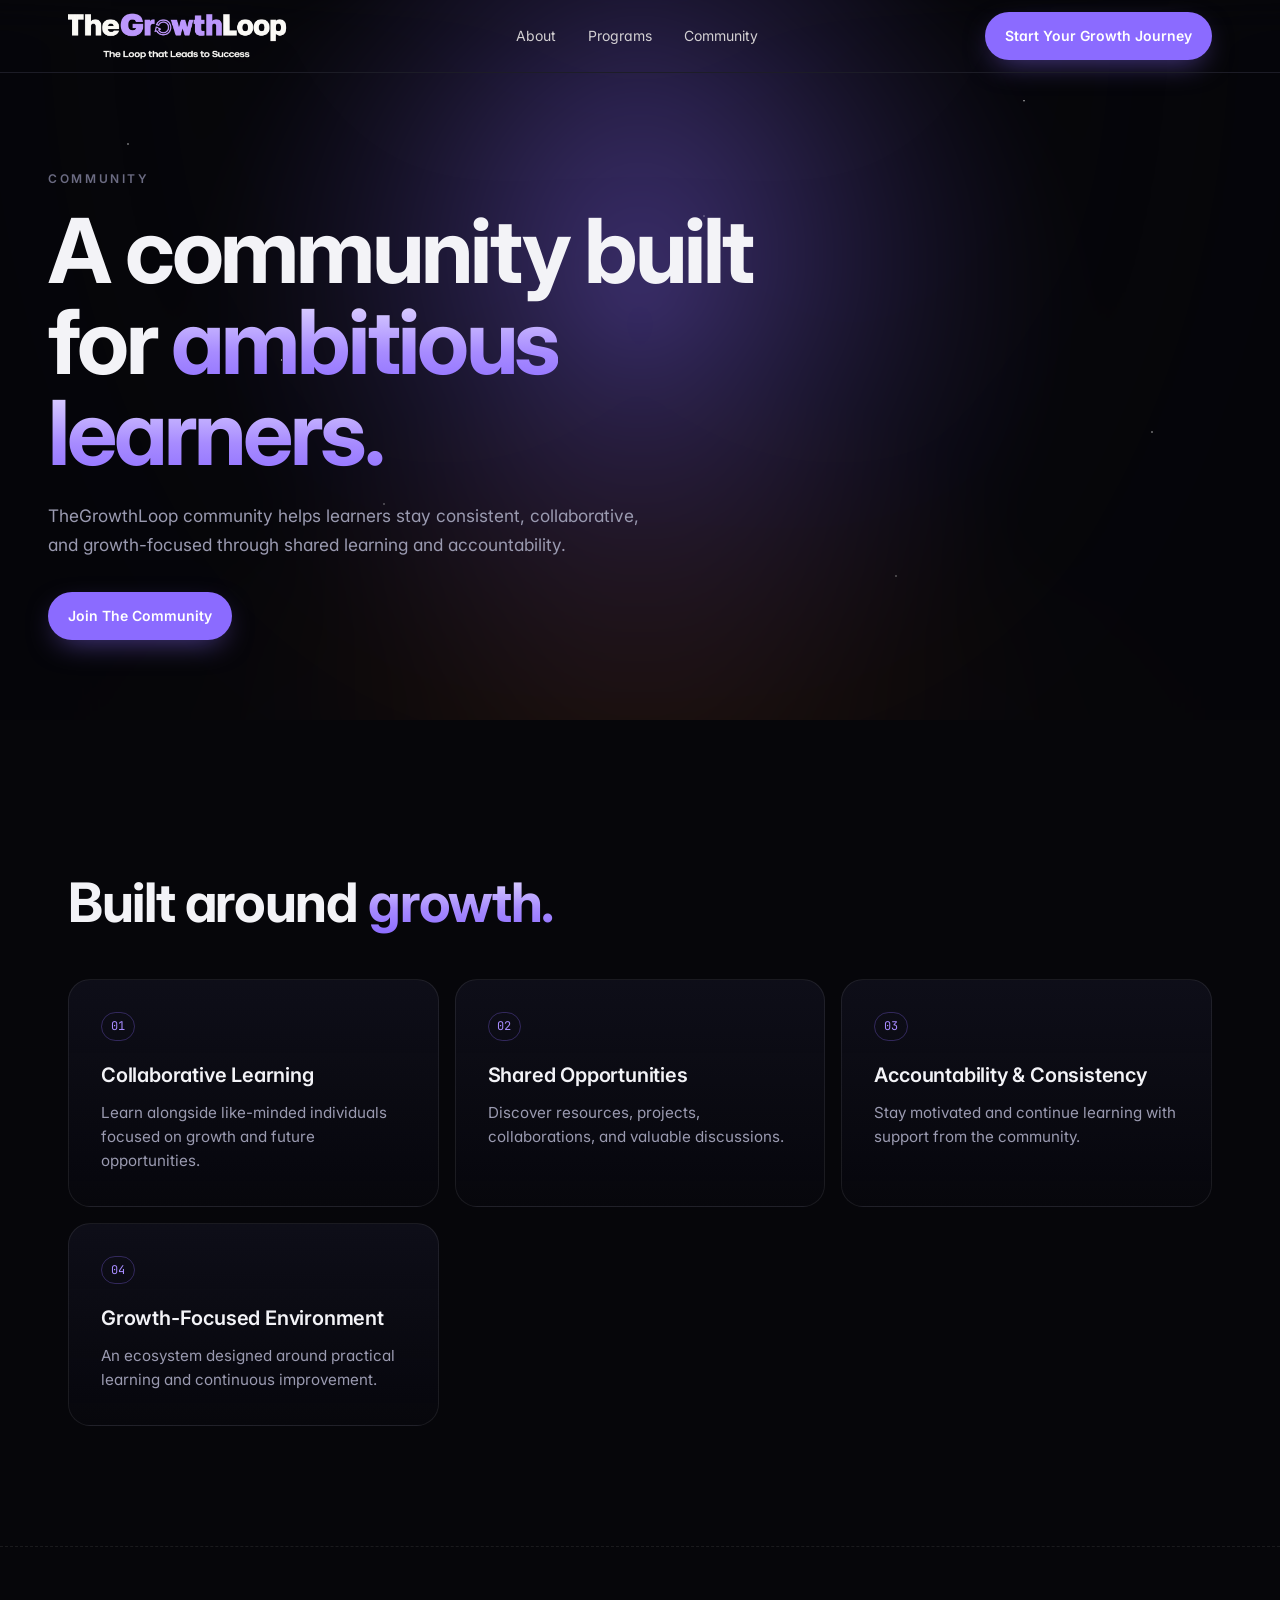
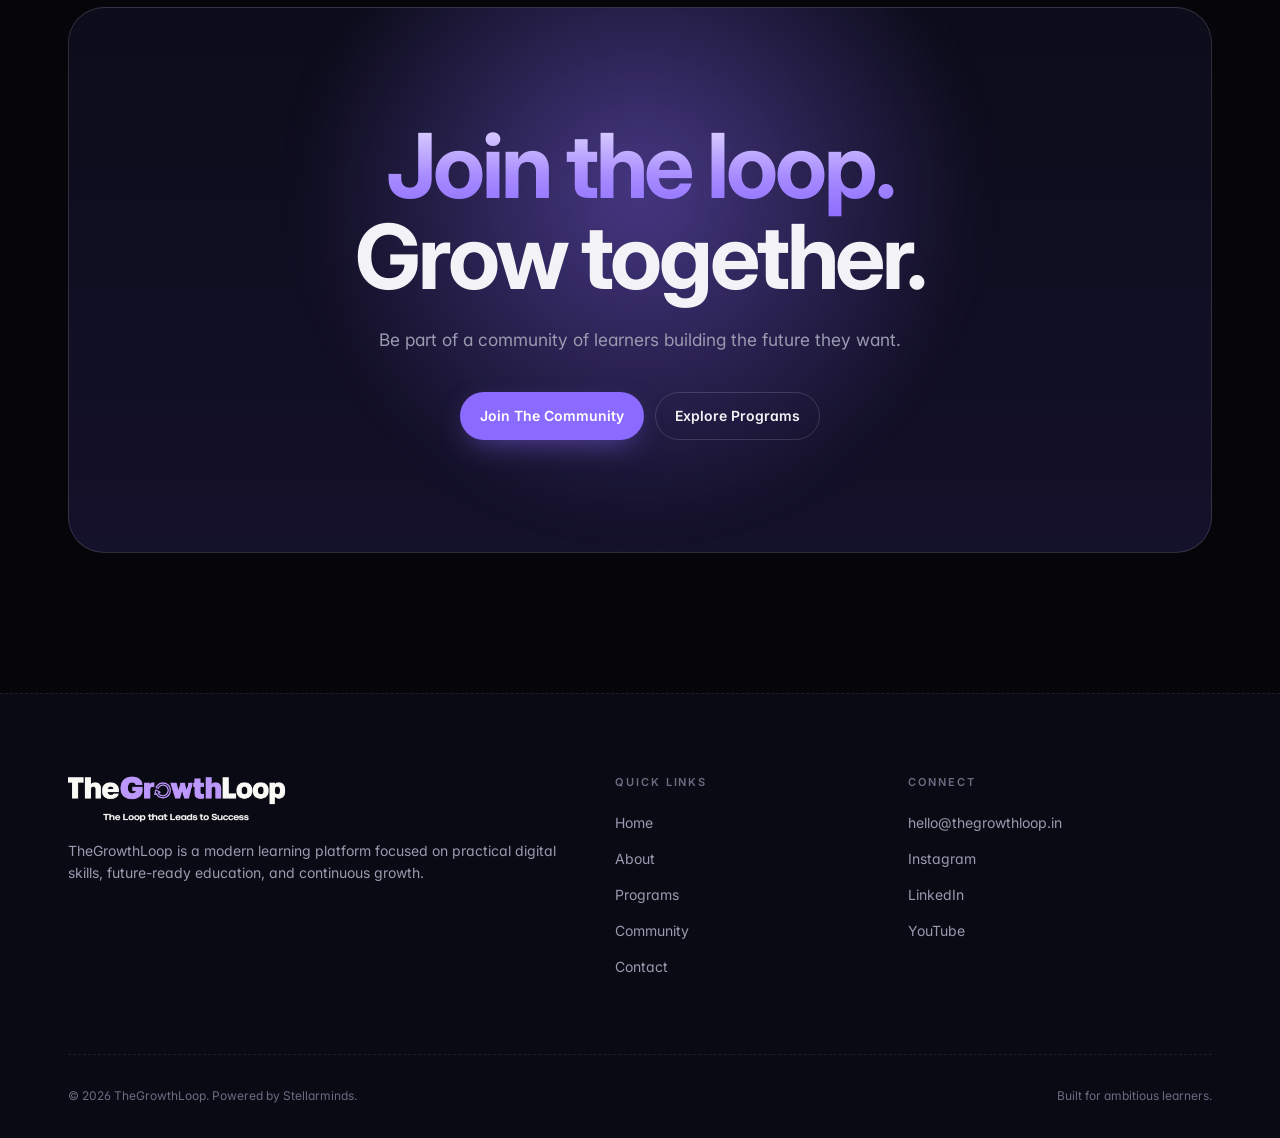
<file: community.html>
<!doctype html>
<html lang="en">
<head>
<meta charset="utf-8" />
<meta name="viewport" content="width=device-width,initial-scale=1" />
<title>Community — TheGrowthLoop</title>
<meta name="description" content="A community built for ambitious learners. Stay consistent, collaborative, and growth-focused through shared learning and accountability." />
<link rel="preconnect" href="https://fonts.googleapis.com">
<link rel="preconnect" href="https://fonts.gstatic.com" crossorigin>
<link href="https://fonts.googleapis.com/css2?family=Inter:wght@400;500;600;700;800&family=JetBrains+Mono:wght@400;500&display=swap" rel="stylesheet">
<link rel="stylesheet" href="styles.css" />
</head>
<body>
<header class="nav" id="nav">
  <div class="container nav-inner Logonav">
    <!-- <a href="index.html" class="brand">the<span>growth</span>loop</a> -->
     <img src="./assets/images/TGL-Logo.png" alt="The Growth Loop Logo" class="logo">
    <nav class="nav-links">
      <a href="about.html">About</a>
      <a href="programs.html">Programs</a>
      <a href="community.html">Community</a>
      <!-- <a href="contact.html">Get In Touch</a> -->
    </nav>
    <div class="nav-actions">
      <!-- <a href="contact.html" class="link-plain">Get In Touch</a> -->
      <a href="programs.html" class="btn btn-primary">Start Your Growth Journey</a>
    </div>
    <button class="menu-btn" id="menuBtn" aria-label="Toggle menu"><span></span><span></span></button>
  </div>
  <div class="mobile-menu" id="mobileMenu">
    <div class="container">
      <a href="about.html">About</a>
      <a href="programs.html">Programs</a>
      <a href="community.html">Community</a>
      <!-- <a href="contact.html">Get In Touch</a> -->
      <a href="programs.html" class="btn btn-primary">Start Your Growth Journey</a>
    </div>
  </div>
</header>

<section class="page-hero">
  <div class="planet" aria-hidden="true"></div>
  <div class="stars" aria-hidden="true"></div>
  <div class="container hero-inner">
    <p class="eyebrow reveal">COMMUNITY</p>
    <h1 class="display reveal">A community built for <span class="grad">ambitious learners.</span></h1>
    <p class="lead reveal">TheGrowthLoop community helps learners stay consistent, collaborative, and growth-focused through shared learning and accountability.</p>
    <div class="hero-ctas reveal"><a href="#join" class="btn btn-primary">Join The Community</a></div>
  </div>
</section>

<section class="section">
  <div class="container">
    <p class="eyebrow reveal">COMMUNITY FEATURES</p>
    <h2 class="h2 reveal">Built around <span class="grad">growth.</span></h2>
    <div class="why-grid">
      <article class="why-card reveal"><span class="card-tag">01</span><h3>Collaborative Learning</h3><p>Learn alongside like-minded individuals focused on growth and future opportunities.</p></article>
      <article class="why-card reveal"><span class="card-tag">02</span><h3>Shared Opportunities</h3><p>Discover resources, projects, collaborations, and valuable discussions.</p></article>
      <article class="why-card reveal"><span class="card-tag">03</span><h3>Accountability &amp; Consistency</h3><p>Stay motivated and continue learning with support from the community.</p></article>
      <article class="why-card reveal"><span class="card-tag">04</span><h3>Growth-Focused Environment</h3><p>An ecosystem designed around practical learning and continuous improvement.</p></article>
    </div>
  </div>
</section>

<section id="join" class="section cta-section">
  <div class="container">
    <div class="cta-card reveal">
      <div class="cta-glow"></div>
      <h2 class="display"><span class="grad">Join the loop.</span><br/>Grow together.</h2>
      <p class="lead">Be part of a community of learners building the future they want.</p>
      <div class="hero-ctas center">
        <a href="contact.html" class="btn btn-primary">Join The Community</a>
        <a href="programs.html" class="btn btn-ghost">Explore Programs</a>
      </div>
    </div>
  </div>
</section>

<footer class="footer">
  <div class="container">
    <div class="foot-grid">
      <div>
        <!-- <a href="index.html" class="brand">the<span>growth</span>loop</a> -->
         <a>
            <img src="./assets/images/TGL-Logo.png" alt="The Growth Loop Logo" class="footer-logo">
          </a>
        <p class="muted small mt">TheGrowthLoop is a modern learning platform focused on practical digital skills, future-ready education, and continuous growth.</p></div>
      <div><p class="foot-head">Quick Links</p><ul><li><a href="index.html">Home</a></li><li><a href="about.html">About</a></li><li><a href="programs.html">Programs</a></li><li><a href="community.html">Community</a></li><li><a href="contact.html">Contact</a></li></ul></div>
      <div><p class="foot-head">Connect</p><ul><li><a href="mailto:hello@thegrowthloop.in">hello@thegrowthloop.in</a></li><li><a href="#">Instagram</a></li><li><a href="#">LinkedIn</a></li><li><a href="#">YouTube</a></li></ul></div>
    </div>
    <div class="foot-bottom"><p>© 2026 TheGrowthLoop. Powered by Stellarminds.</p><p>Built for ambitious learners.</p></div>
  </div>
</footer>
<script src="script.js"></script>
</body>
</html>
</file>
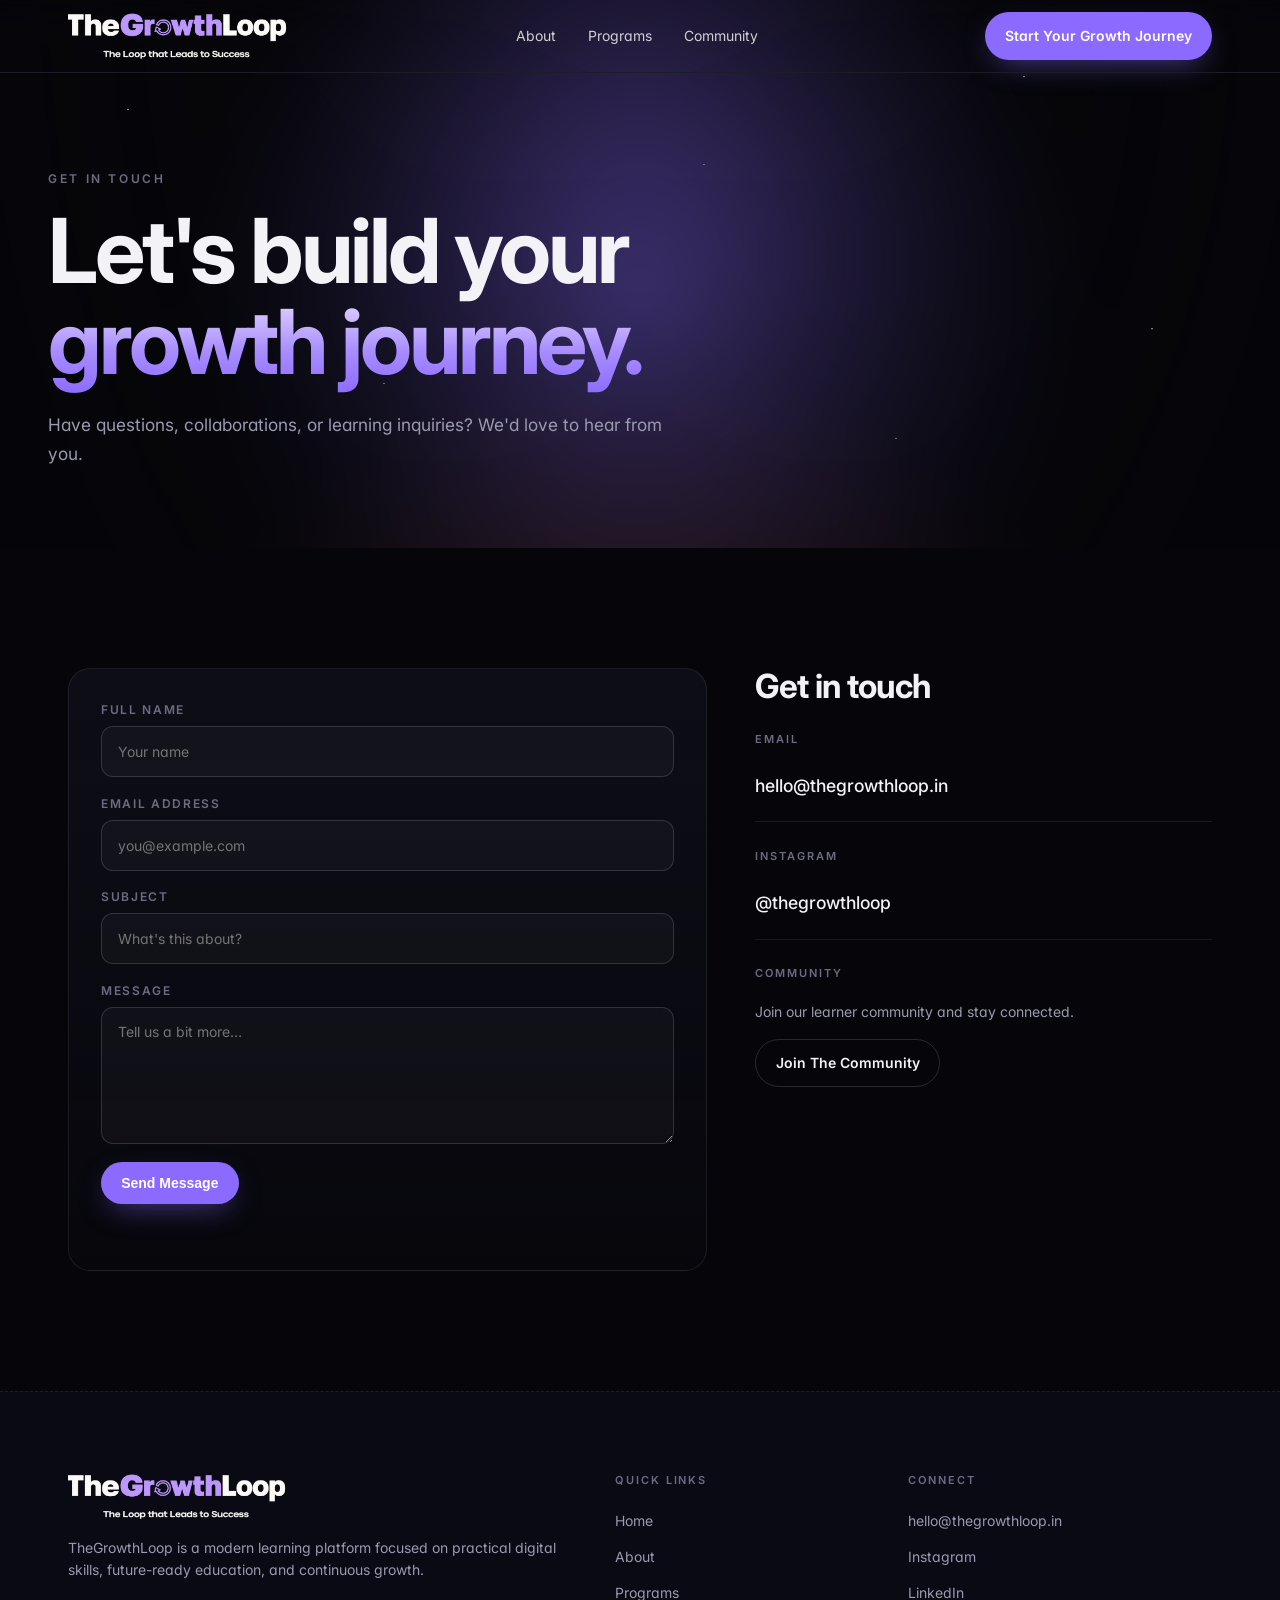
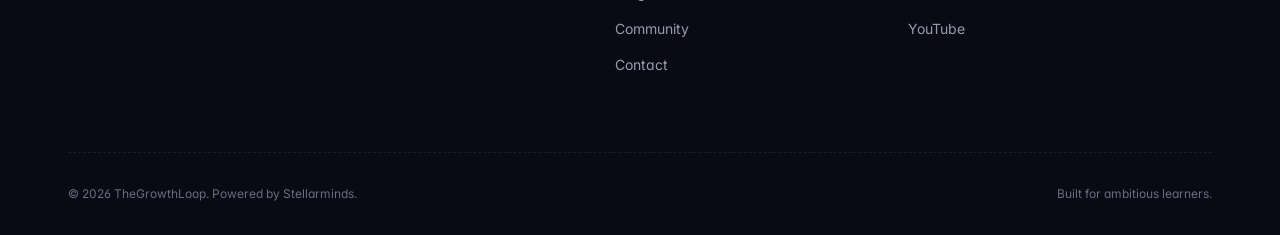
<file: contact.html>
<!doctype html>
<html lang="en">

<head>
  <meta charset="utf-8" />
  <meta name="viewport" content="width=device-width,initial-scale=1" />
  <title>Get In Touch — TheGrowthLoop</title>
  <meta name="description"
    content="Let's build your growth journey. Have questions, collaborations, or learning inquiries? We'd love to hear from you." />
  <link rel="preconnect" href="https://fonts.googleapis.com">
  <link rel="preconnect" href="https://fonts.gstatic.com" crossorigin>
  <link
    href="https://fonts.googleapis.com/css2?family=Inter:wght@400;500;600;700;800&family=JetBrains+Mono:wght@400;500&display=swap"
    rel="stylesheet">
  <link rel="stylesheet" href="styles.css" />
</head>

<body>
  <header class="nav" id="nav">
    <div class="container nav-inner Logonav">
      <!-- <a href="index.html" class="brand">the<span>growth</span>loop</a> -->
      <img src="./assets/images/TGL-Logo.png" alt="The Growth Loop Logo" class="logo">
      <nav class="nav-links">
        <a href="about.html">About</a>
        <a href="programs.html">Programs</a>
        <a href="community.html">Community</a>
        <!-- <a href="contact.html">Get In Touch</a> -->
      </nav>
      <div class="nav-actions">
        <!-- <a href="contact.html" class="link-plain">Get In Touch</a> -->
        <a href="programs.html" class="btn btn-primary">Start Your Growth Journey</a>
      </div>
      <button class="menu-btn" id="menuBtn" aria-label="Toggle menu"><span></span><span></span></button>
    </div>
    <div class="mobile-menu" id="mobileMenu">
      <div class="container">
        <a href="about.html">About</a>
        <a href="programs.html">Programs</a>
        <a href="community.html">Community</a>
        <!-- <a href="contact.html">Get In Touch</a> -->
        <a href="programs.html" class="btn btn-primary">Start Your Growth Journey</a>
      </div>
    </div>
  </header>

  <section class="page-hero">
    <div class="planet" aria-hidden="true"></div>
    <div class="stars" aria-hidden="true"></div>
    <div class="container hero-inner">
      <p class="eyebrow reveal">GET IN TOUCH</p>
      <h1 class="display reveal">Let's build your <span class="grad">growth journey.</span></h1>
      <p class="lead reveal">Have questions, collaborations, or learning inquiries? We'd love to hear from you.</p>
    </div>
  </section>

  <section class="section">
    <div class="container contact-grid">
      <form class="contact-form reveal"
        onsubmit="event.preventDefault(); this.querySelector('.form-status').textContent='Thanks! We\'ll be in touch soon.'; this.reset();">
        <div class="field"><label>Full Name</label><input type="text" required placeholder="Your name" /></div>
        <div class="field"><label>Email Address</label><input type="email" required placeholder="you@example.com" />
        </div>
        <div class="field"><label>Subject</label><input type="text" required placeholder="What's this about?" /></div>
        <div class="field"><label>Message</label><textarea rows="5" required
            placeholder="Tell us a bit more…"></textarea></div>
        <button type="submit" class="btn btn-primary">Send Message</button>
        <p class="form-status muted small mt"></p>
      </form>

      <aside class="contact-info reveal">
        <h2 class="h-trust">Get in touch</h2>
        <div class="info-block">
          <p class="foot-head">Email</p><a href="mailto:hello@thegrowthloop.in"
            class="info-link">hello@thegrowthloop.in</a>
        </div>
        <div class="info-block">
          <p class="foot-head">Instagram</p><a href="https://instagram.com/thegrowthloop"
            class="info-link">@thegrowthloop</a>
        </div>
        <div class="info-block">
          <p class="foot-head">Community</p>
          <p class="muted small">Join our learner community and stay connected.</p><a href="community.html"
            class="btn btn-ghost mt">Join The Community</a>
        </div>
      </aside>
    </div>
  </section>

  <footer class="footer">
    <div class="container">
      <div class="foot-grid">
        <div>
          <!-- <a href="index.html" class="brand">the<span>growth</span>loop</a> -->
           <a>
            <img src="./assets/images/TGL-Logo.png" alt="The Growth Loop Logo" class="footer-logo">
          </a>
          <p class="muted small mt">TheGrowthLoop is a modern learning platform focused on practical digital skills,
            future-ready education, and continuous growth.</p>
        </div>
        <div>
          <p class="foot-head">Quick Links</p>
          <ul>
            <li><a href="index.html">Home</a></li>
            <li><a href="about.html">About</a></li>
            <li><a href="programs.html">Programs</a></li>
            <li><a href="community.html">Community</a></li>
            <li><a href="contact.html">Contact</a></li>
          </ul>
        </div>
        <div>
          <p class="foot-head">Connect</p>
          <ul>
            <li><a href="mailto:hello@thegrowthloop.in">hello@thegrowthloop.in</a></li>
            <li><a href="#">Instagram</a></li>
            <li><a href="#">LinkedIn</a></li>
            <li><a href="#">YouTube</a></li>
          </ul>
        </div>
      </div>
      <div class="foot-bottom">
        <p>© 2026 TheGrowthLoop. Powered by Stellarminds.</p>
        <p>Built for ambitious learners.</p>
      </div>
    </div>
  </footer>
  <script src="script.js"></script>
</body>

</html>
</file>
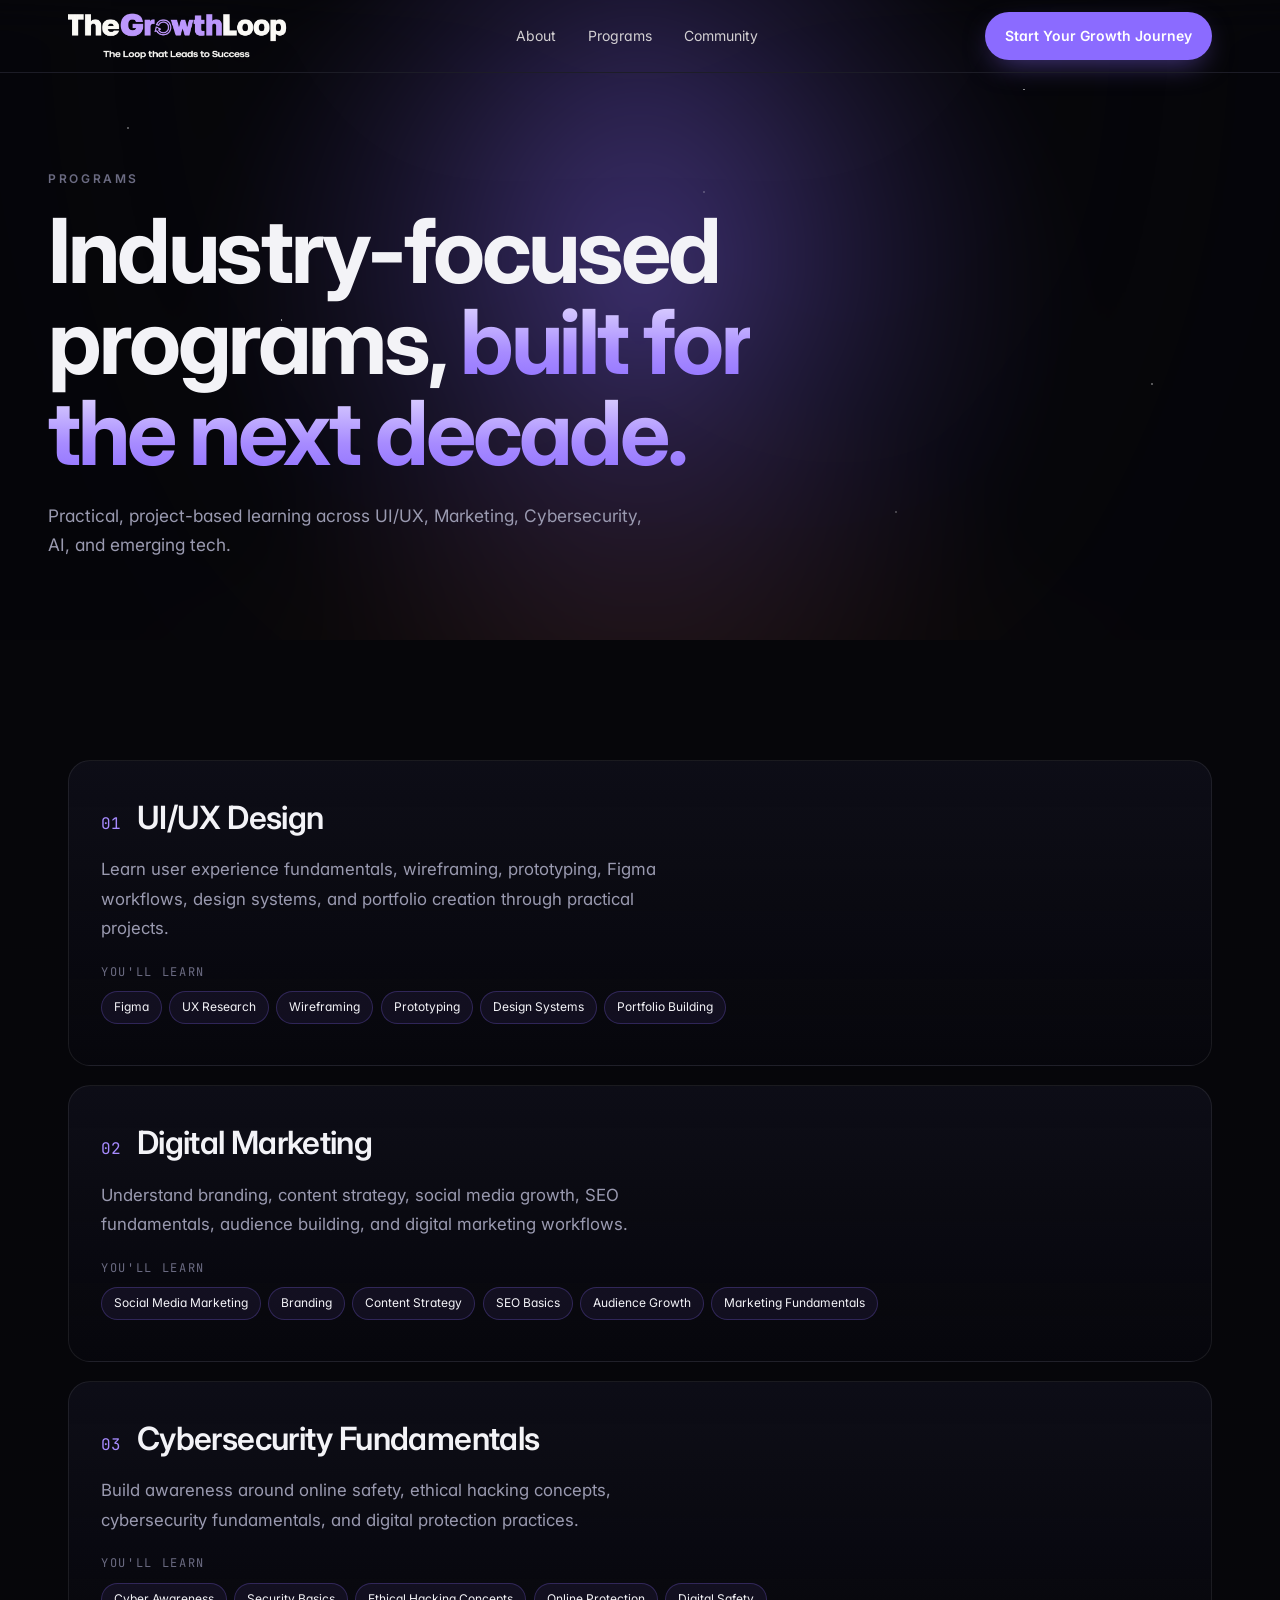
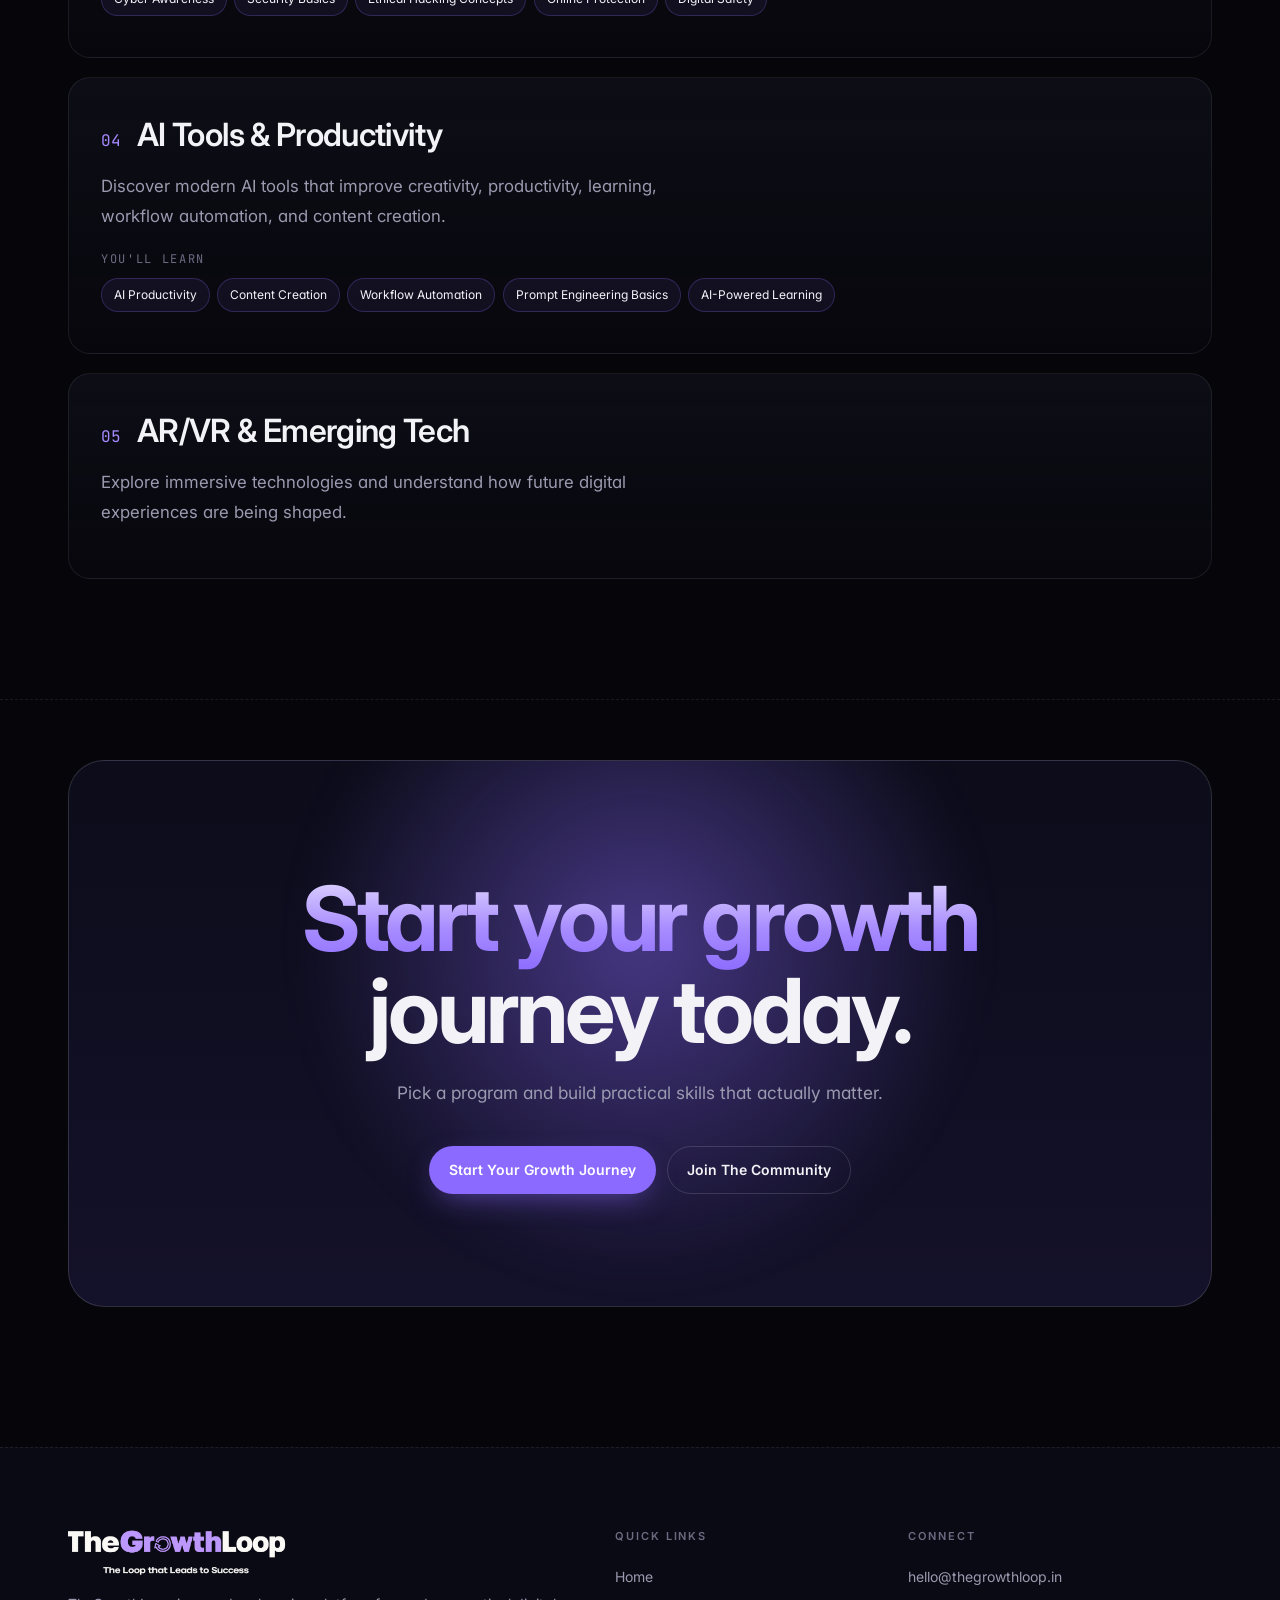
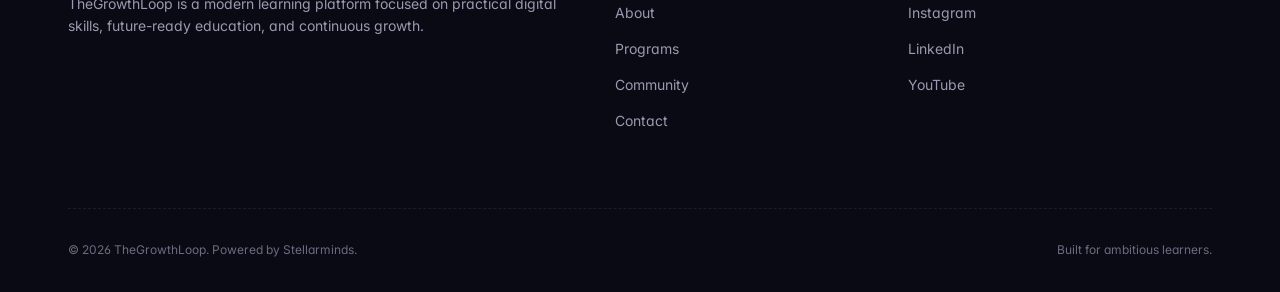
<file: programs.html>
<!doctype html>
<html lang="en">
<head>
<meta charset="utf-8" />
<meta name="viewport" content="width=device-width,initial-scale=1" />
<title>Programs — TheGrowthLoop</title>
<meta name="description" content="Industry-focused programs built for the next decade — UI/UX, Digital Marketing, Cybersecurity, AI Tools, AR/VR." />
<link rel="preconnect" href="https://fonts.googleapis.com">
<link rel="preconnect" href="https://fonts.gstatic.com" crossorigin>
<link href="https://fonts.googleapis.com/css2?family=Inter:wght@400;500;600;700;800&family=JetBrains+Mono:wght@400;500&display=swap" rel="stylesheet">
<link rel="stylesheet" href="styles.css" />
</head>
<body>
<header class="nav" id="nav">
  <div class="container nav-inner Logonav">
    <!-- <a href="index.html" class="brand">the<span>growth</span>loop</a> -->
     <img src="./assets/images/TGL-Logo.png" alt="The Growth Loop Logo" class="logo">
    <nav class="nav-links">
      <a href="about.html">About</a>
      <a href="programs.html">Programs</a>
      <a href="community.html">Community</a>
      <!-- <a href="contact.html">Get In Touch</a> -->
    </nav>
    <div class="nav-actions">
      <!-- <a href="contact.html" class="link-plain">Get In Touch</a> -->
      <a href="programs.html" class="btn btn-primary">Start Your Growth Journey</a>
    </div>
    <button class="menu-btn" id="menuBtn" aria-label="Toggle menu"><span></span><span></span></button>
  </div>
  <div class="mobile-menu" id="mobileMenu">
    <div class="container">
      <a href="about.html">About</a>
      <a href="programs.html">Programs</a>
      <a href="community.html">Community</a>
      <!-- <a href="contact.html">Get In Touch</a> -->
      <a href="programs.html" class="btn btn-primary">Start Your Growth Journey</a>
    </div>
  </div>
</header>

<section class="page-hero">
  <div class="planet" aria-hidden="true"></div>
  <div class="stars" aria-hidden="true"></div>
  <div class="container hero-inner">
    <p class="eyebrow reveal">PROGRAMS</p>
    <h1 class="display reveal">Industry-focused programs, <span class="grad">built for the next decade.</span></h1>
    <p class="lead reveal">Practical, project-based learning across UI/UX, Marketing, Cybersecurity, AI, and emerging tech.</p>
  </div>
</section>

<section class="section">
  <div class="container program-stack">

    <article class="program-detail reveal">
      <div class="pd-head"><span class="p-num">01</span><h2>UI/UX Design</h2></div>
      <p class="prose">Learn user experience fundamentals, wireframing, prototyping, Figma workflows, design systems, and portfolio creation through practical projects.</p>
      <p class="learn-label">You'll Learn</p>
      <div class="chip-row"><span class="chip">Figma</span><span class="chip">UX Research</span><span class="chip">Wireframing</span><span class="chip">Prototyping</span><span class="chip">Design Systems</span><span class="chip">Portfolio Building</span></div>
    </article>

    <article class="program-detail reveal">
      <div class="pd-head"><span class="p-num">02</span><h2>Digital Marketing</h2></div>
      <p class="prose">Understand branding, content strategy, social media growth, SEO fundamentals, audience building, and digital marketing workflows.</p>
      <p class="learn-label">You'll Learn</p>
      <div class="chip-row"><span class="chip">Social Media Marketing</span><span class="chip">Branding</span><span class="chip">Content Strategy</span><span class="chip">SEO Basics</span><span class="chip">Audience Growth</span><span class="chip">Marketing Fundamentals</span></div>
    </article>

    <article class="program-detail reveal">
      <div class="pd-head"><span class="p-num">03</span><h2>Cybersecurity Fundamentals</h2></div>
      <p class="prose">Build awareness around online safety, ethical hacking concepts, cybersecurity fundamentals, and digital protection practices.</p>
      <p class="learn-label">You'll Learn</p>
      <div class="chip-row"><span class="chip">Cyber Awareness</span><span class="chip">Security Basics</span><span class="chip">Ethical Hacking Concepts</span><span class="chip">Online Protection</span><span class="chip">Digital Safety</span></div>
    </article>

    <article class="program-detail reveal">
      <div class="pd-head"><span class="p-num">04</span><h2>AI Tools &amp; Productivity</h2></div>
      <p class="prose">Discover modern AI tools that improve creativity, productivity, learning, workflow automation, and content creation.</p>
      <p class="learn-label">You'll Learn</p>
      <div class="chip-row"><span class="chip">AI Productivity</span><span class="chip">Content Creation</span><span class="chip">Workflow Automation</span><span class="chip">Prompt Engineering Basics</span><span class="chip">AI-Powered Learning</span></div>
    </article>

    <article class="program-detail reveal">
      <div class="pd-head"><span class="p-num">05</span><h2>AR/VR &amp; Emerging Tech</h2></div>
      <p class="prose">Explore immersive technologies and understand how future digital experiences are being shaped.</p>
    </article>

  </div>
</section>

<section class="section cta-section">
  <div class="container">
    <div class="cta-card reveal">
      <div class="cta-glow"></div>
      <h2 class="display"><span class="grad">Start your growth</span><br/>journey today.</h2>
      <p class="lead">Pick a program and build practical skills that actually matter.</p>
      <div class="hero-ctas center">
        <a href="contact.html" class="btn btn-primary">Start Your Growth Journey</a>
        <a href="community.html" class="btn btn-ghost">Join The Community</a>
      </div>
    </div>
  </div>
</section>

<footer class="footer">
  <div class="container">
    <div class="foot-grid">
      <div>
        <a>
            <img src="./assets/images/TGL-Logo.png" alt="The Growth Loop Logo" class="footer-logo">
          </a>
        <p class="muted small mt">TheGrowthLoop is a modern learning platform focused on practical digital skills, future-ready education, and continuous growth.</p></div>
      <div><p class="foot-head">Quick Links</p><ul><li><a href="index.html">Home</a></li><li><a href="about.html">About</a></li><li><a href="programs.html">Programs</a></li><li><a href="community.html">Community</a></li><li><a href="contact.html">Contact</a></li></ul></div>
      <div><p class="foot-head">Connect</p><ul><li><a href="mailto:hello@thegrowthloop.in">hello@thegrowthloop.in</a></li><li><a href="#">Instagram</a></li><li><a href="#">LinkedIn</a></li><li><a href="#">YouTube</a></li></ul></div>
    </div>
    <div class="foot-bottom"><p>© 2026 TheGrowthLoop. Powered by Stellarminds.</p><p>Built for ambitious learners.</p></div>
  </div>
</footer>
<script src="script.js"></script>
</body>
</html>
</file>
<file: styles.css>
/* =========================================================
   TheGrowthLoop — dark, cosmic, CometChat-inspired
   ========================================================= */
:root {
  --bg: #06060a;
  --bg-2: #0a0a14;
  --surface: #0f0f1c;
  --card: rgba(20, 20, 34, .72);
  --border: rgba(255, 255, 255, .08);
  --border-strong: rgba(255, 255, 255, .14);
  --fg: #f3f3f7;
  --muted: #9a9ab0;
  --muted-2: #6b6b82;
  --violet: #8b6bff;
  --violet-2: #a78bff;
  --violet-3: #5a3df0;
  --ember: #ff7a3d;
  --success: #3ddc8c;
  --danger: #ff5c66;
  --radius: 14px;
  --radius-lg: 22px;
  --font: 'Inter', ui-sans-serif, system-ui, sans-serif;
  --mono: 'JetBrains Mono', ui-monospace, monospace;
  --shadow: 0 30px 80px -30px rgba(0, 0, 0, .6), 0 10px 40px -20px rgba(139, 107, 255, .25);
}

* {
  box-sizing: border-box;
  margin: 0;
  padding: 0
}

html {
  scroll-behavior: smooth
}

body {
  font-family: var(--font);
  background: var(--bg);
  color: var(--fg);
  line-height: 1.55;
  -webkit-font-smoothing: antialiased;
  overflow-x: hidden;
  font-feature-settings: "ss01", "cv11";
}

a {
  color: inherit;
  text-decoration: none
}

ul {
  list-style: none
}

img {
  display: block;
  max-width: 100%
}

.container {
  max-width: 1240px;
  margin: 0 auto;
  padding: 0 28px
}

@media(min-width:900px) {
  .container {
    padding: 0 48px
  }
}

/* Typography */
.eyebrow {
  font-size: 12px;
  letter-spacing: .22em;
  text-transform: uppercase;
  color: var(--muted-2);
  font-weight: 600;
  margin-bottom: 1rem;
}

.h2 {
  font-size: clamp(2rem, 4.4vw, 3.4rem);
  font-weight: 700;
  letter-spacing: -.025em;
  line-height: 1.05;
  max-width: 880px;
  margin-bottom: 3rem;
}

.display {
  font-size: clamp(2.6rem, 7vw, 5.8rem);
  font-weight: 700;
  letter-spacing: -.035em;
  line-height: 1.02;
}

.grad {
  background: linear-gradient(180deg, #ece6ff 0%, #a78bff 60%, #8b6bff 100%);
  -webkit-background-clip: text;
  background-clip: text;
  color: transparent;
}

.lead {
  color: var(--muted);
  font-size: 1.08rem;
  max-width: 620px;
  line-height: 1.7
}

.lead.small {
  font-size: 1rem
}

.muted {
  color: var(--muted)
}

.small {
  font-size: 14px
}

.mt {
  margin-top: 1rem
}

.center {
  justify-content: center
}

/* Buttons */
.btn {
  display: inline-flex;
  align-items: center;
  gap: .45rem;
  padding: .75rem 1.2rem;
  border-radius: 999px;
  font-weight: 600;
  font-size: 14px;
  cursor: pointer;
  border: 1px solid transparent;
  transition: transform .25s ease, box-shadow .25s ease, background .25s ease, border-color .25s;
}

.btn-primary {
  background: var(--violet);
  color: #fff;
  box-shadow: 0 10px 30px -10px rgba(139, 107, 255, .6)
}

.btn-primary:hover {
  background: var(--violet-2);
  transform: translateY(-1px);
  box-shadow: 0 16px 40px -12px rgba(167, 139, 255, .7)
}

.btn-ghost {
  background: transparent;
  color: var(--fg);
  border-color: var(--border-strong)
}

.btn-ghost:hover {
  background: rgba(255, 255, 255, .05);
  border-color: rgba(255, 255, 255, .25)
}

.link-plain {
  font-size: 14px;
  color: var(--fg);
  font-weight: 500
}

.link-plain:hover {
  color: var(--violet-2)
}

/* ============ NAV ============ */
.nav {
  position: fixed;
  inset: 0 0 auto 0;
  z-index: 60;
  transition: background .4s, backdrop-filter .4s, border-color .4s;
  border-bottom: 1px solid transparent;
}

.nav.scrolled {
  background: rgba(6, 6, 10, .75);
  backdrop-filter: blur(14px);
  -webkit-backdrop-filter: blur(14px);
  border-bottom-color: var(--border)
}

.nav-inner {
  display: flex;
  align-items: center;
  justify-content: space-between;
  height: 72px
}

.brand {
  font-weight: 800;
  font-size: 1.2rem;
  letter-spacing: -.02em;
  color: var(--fg);
  display: inline-flex;
  align-items: baseline;
}

.brand span {
  color: var(--violet-2);
  font-weight: 800
}

.nav-links {
  display: none;
  gap: 2rem;
  font-size: 14px;
  color: #fcfaf6cf;
  /* color: var(--muted)*/

}

@media(min-width:900px) {
  .nav-links {
    display: flex
  }
}

.nav-links a {
  position: relative;
  transition: color .2s
}

.nav-links a:hover {
  color: var(--fg)
}

.nav-actions {
  display: none;
  align-items: center;
  gap: 1rem
}

@media(min-width:900px) {
  .nav-actions {
    display: flex
  }
}

.menu-btn {
  display: inline-flex;
  width: 42px;
  height: 42px;
  border-radius: 999px;
  border: 1px solid var(--border-strong);
  background: transparent;
  align-items: center;
  justify-content: center;
  cursor: pointer;
}

.menu-btn span {
  display: block;
  width: 16px;
  height: 1.5px;
  background: var(--fg);
  border-radius: 2px
}

.menu-btn span+span {
  margin-top: 5px
}

@media(min-width:900px) {
  .menu-btn {
    display: none
  }
}

.mobile-menu {
  max-height: 0;
  overflow: hidden;
  transition: max-height .4s ease;
  background: rgba(10, 10, 20, .96);
  backdrop-filter: blur(12px);
  border-bottom: 1px solid var(--border)
}

.mobile-menu.open {
  max-height: 460px
}

.mobile-menu .container {
  padding-block: 1rem 1.4rem;
  display: flex;
  flex-direction: column;
  gap: .9rem;
  font-size: 15px;
  color: #fcfaf6cf;
  /* color: var(--muted) */
}

.mobile-menu a.btn {
  align-self: flex-start;
  color: #fff
}

/* ============ HERO ============ */
.hero {
  position: relative;
  padding: 170px 0 90px;
  text-align: center;
  isolation: isolate;
  overflow: hidden;
  min-height: 760px;
}

.planet {
  position: absolute;
  left: 50%;
  top: 0;
  transform: translate(-50%, -30%);
  width: 1500px;
  height: 1500px;
  border-radius: 50%;
  background:
    radial-gradient(circle at 50% 50%, rgba(139, 107, 255, .55) 0%, rgba(139, 107, 255, .18) 28%, transparent 42%),
    radial-gradient(circle at 50% 90%, rgba(255, 122, 61, .45), transparent 35%);
  filter: blur(20px);
  z-index: -2;
  pointer-events: none;
}

.planet::after {
  content: "";
  position: absolute;
  inset: 30% 0 0 0;
  background: radial-gradient(ellipse at 50% 0%, rgba(6, 6, 10, 0) 0%, rgba(6, 6, 10, .9) 60%, var(--bg) 100%);
}

.stars {
  position: absolute;
  inset: 0;
  z-index: -1;
  pointer-events: none;
  background-image:
    radial-gradient(1px 1px at 10% 20%, #fff 50%, transparent),
    radial-gradient(1px 1px at 80% 14%, #fff 50%, transparent),
    radial-gradient(1px 1px at 30% 70%, rgba(255, 255, 255, .7) 50%, transparent),
    radial-gradient(1px 1px at 90% 60%, #fff 50%, transparent),
    radial-gradient(1px 1px at 55% 30%, rgba(255, 255, 255, .6) 50%, transparent),
    radial-gradient(1px 1px at 22% 50%, #fff 50%, transparent),
    radial-gradient(1px 1px at 70% 80%, rgba(255, 255, 255, .7) 50%, transparent);
  opacity: .55;
}

.hero-inner {
  position: relative;
  max-width: 1000px;
  margin: 0 auto
}

.hero .display {
  margin: 0 auto
}

.hero .lead {
  margin: 1.6rem auto 0;
  text-align: center
}

.cmd-label {
  margin-top: 2.4rem;
  color: var(--muted);
  font-size: 13px
}

.cmd {
  margin: .7rem auto 0;
  max-width: 520px;
  display: flex;
  align-items: center;
  gap: .6rem;
  background: rgba(20, 20, 34, .7);
  border: 1px solid var(--border);
  border-radius: 12px;
  padding: .65rem .9rem;
  font-family: var(--mono);
  font-size: 13px;
  color: var(--fg);
  backdrop-filter: blur(8px);
}

.cmd-arrow {
  color: var(--violet-2);
  font-weight: 700
}

.cmd code {
  flex: 1;
  text-align: left;
  overflow: hidden;
  text-overflow: ellipsis;
  white-space: nowrap;
  color: var(--muted)
}

.cmd-copy {
  background: transparent;
  border: none;
  color: var(--muted);
  cursor: pointer;
  font-size: 16px
}

.cmd-copy:hover {
  color: var(--fg)
}

.hero-ctas {
  margin-top: 2rem;
  display: flex;
  flex-wrap: wrap;
  gap: .7rem;
  justify-content: center
}

/* Floating cards */
.float-card {
  position: absolute;
  z-index: 1;
  background: linear-gradient(180deg, rgba(28, 28, 46, .85), rgba(14, 14, 26, .85));
  border: 1px solid var(--border-strong);
  border-radius: 18px;
  padding: 14px;
  box-shadow: var(--shadow);
  backdrop-filter: blur(14px);
  font-size: 12px;
  text-align: left;
  width: 230px;
  animation: float 7s ease-in-out infinite;
}

.float-card.fc-2 {
  width: 200px;
  animation-delay: -2s
}

.float-card.fc-3 {
  width: 240px;
  animation-delay: -3.5s
}

.float-card.fc-4 {
  width: 220px;
  animation-delay: -1.2s
}

.fc-1 {
  left: 2%;
  top: 34%
}

.fc-2 {
  left: 14%;
  bottom: 8%
}

.fc-3 {
  right: 2%;
  top: 34%
}

.fc-4 {
  right: 10%;
  bottom: 10%
}

@media(max-width:1100px) {
  .float-card {
    display: none
  }
}

@keyframes float {

  0%,
  100% {
    transform: translateY(0)
  }

  50% {
    transform: translateY(-10px)
  }
}

.fc-head {
  display: flex;
  align-items: center;
  gap: .55rem;
  margin-bottom: .7rem
}

.avatar,
.t-av {
  width: 26px;
  height: 26px;
  border-radius: 50%;
  background: linear-gradient(135deg, var(--violet), var(--violet-3));
  display: inline-flex;
  align-items: center;
  justify-content: center;
  font-size: 11px;
  font-weight: 700;
  color: #fff;
  flex: none;
}

.fc-title {
  font-weight: 600;
  color: var(--fg);
  font-size: 12px
}

.fc-meta {
  color: var(--muted-2);
  font-size: 10px;
  margin-top: 1px
}

.bubble {
  padding: .45rem .65rem;
  border-radius: 12px;
  margin-bottom: .35rem;
  max-width: 80%;
  color: var(--fg);
  font-size: 11px;
  line-height: 1.4
}

.bubble.in {
  background: rgba(255, 255, 255, .06);
  border-bottom-left-radius: 4px
}

.bubble.out {
  background: var(--violet);
  border-bottom-right-radius: 4px;
  margin-left: auto
}

.bubble.small {
  font-size: 10px
}

.fc-mini {
  color: var(--muted-2);
  font-size: 10px;
  letter-spacing: .1em;
  text-transform: uppercase;
  margin-bottom: .35rem
}

.fc-title-2 {
  font-weight: 600;
  font-size: 13px;
  margin-bottom: .7rem
}

.fc-actions {
  display: flex;
  gap: .4rem
}

.pill {
  flex: 1;
  padding: .4rem;
  border-radius: 8px;
  border: none;
  font-weight: 600;
  font-size: 11px;
  color: #fff;
  cursor: pointer
}

.pill.danger {
  background: var(--danger)
}

.pill.success {
  background: var(--success);
  color: #062018
}

.spark {
  color: var(--violet-2);
  font-size: 14px
}

.fc-greeting {
  color: var(--muted);
  font-size: 12px;
  line-height: 1.5;
  margin: .4rem 0 .6rem
}

.fc-greeting b {
  color: var(--fg);
  font-weight: 600;
  font-size: 14px
}

.chip-row {
  display: flex;
  gap: .35rem;
  margin-bottom: .35rem;
  flex-wrap: wrap
}

.chip {
  display: inline-flex;
  align-items: center;
  gap: .25rem;
  padding: .3rem .55rem;
  border-radius: 999px;
  background: rgba(255, 255, 255, .05);
  border: 1px solid var(--border);
  font-size: 10px;
  color: var(--fg);
}

.fc-input {
  margin-top: .5rem;
  padding: .45rem .65rem;
  border-radius: 8px;
  background: rgba(255, 255, 255, .04);
  border: 1px solid var(--border);
  color: var(--muted-2);
  font-size: 10px;
}

.video-grid {
  display: grid;
  grid-template-columns: 1fr 1fr;
  gap: 4px;
  margin-bottom: .55rem
}

.vt {
  aspect-ratio: 1;
  border-radius: 8px;
  background: linear-gradient(135deg, #2a2a44, #16162a);
  display: flex;
  align-items: center;
  justify-content: center;
  font-weight: 700;
  color: var(--violet-2);
  font-size: 14px;
}

.call-bar {
  display: flex;
  gap: .35rem;
  justify-content: center;
  align-items: center
}

.cb {
  width: 22px;
  height: 22px;
  border-radius: 50%;
  background: rgba(255, 255, 255, .08);
  display: inline-block
}

.cb.end {
  background: var(--danger);
  color: #fff;
  font-size: 10px;
  display: inline-flex;
  align-items: center;
  justify-content: center;
  font-weight: 700
}

/* ============ LOGO STRIP ============ */
.logo-strip {
  padding: 30px 0 50px;
  border-top: 1px dashed var(--border);
  border-bottom: 1px dashed var(--border)
}

.logos {
  display: flex;
  justify-content: space-between;
  align-items: center;
  gap: 2rem;
  color: var(--muted-2);
  font-weight: 700;
  letter-spacing: .15em;
  font-size: 14px;
  flex-wrap: wrap;
}

.logos span {
  opacity: .6;
  transition: opacity .3s, color .3s
}

.logos span:hover {
  opacity: 1;
  color: var(--fg)
}

/* ============ TRUST ============ */
.trust {
  padding: 80px 0;
  border-bottom: 1px dashed var(--border)
}

.trust-inner {
  display: grid;
  grid-template-columns: 1fr;
  gap: 2.5rem;
  align-items: center
}

@media(min-width:900px) {
  .trust-inner {
    grid-template-columns: 1fr 2fr
  }
}

.h-trust {
  font-size: clamp(1.6rem, 2.6vw, 2.2rem);
  font-weight: 700;
  letter-spacing: -.02em;
  line-height: 1.1
}

.badges {
  display: grid;
  grid-template-columns: repeat(3, 1fr);
  gap: 1.2rem
}

@media(min-width:700px) {
  .badges {
    grid-template-columns: repeat(6, 1fr)
  }
}

.badge {
  aspect-ratio: 1;
  border-radius: 50%;
  background: radial-gradient(circle at 30% 25%, rgba(139, 107, 255, .18), transparent 60%), #0f0f1c;
  border: 1px solid var(--border-strong);
  display: flex;
  flex-direction: column;
  align-items: center;
  justify-content: center;
  font-weight: 700;
  font-size: 12px;
  color: var(--fg);
  text-align: center;
  transition: transform .3s, border-color .3s;
}

.badge small {
  font-weight: 500;
  font-size: 9px;
  color: var(--muted);
  margin-top: 2px
}

.badge:hover {
  transform: translateY(-3px);
  border-color: var(--violet)
}

/* ============ SECTIONS ============ */
.section {
  padding: 120px 0;
  position: relative
}

.section+.section {
  border-top: 1px dashed var(--border)
}

/* About */
.about-grid {
  margin-top: 2.5rem;
  display: grid;
  gap: 3rem;
  grid-template-columns: 1fr
}

@media(min-width:900px) {
  .about-grid {
    grid-template-columns: 1.2fr 1fr
  }
}

.prose {
  color: var(--muted);
  font-size: 1.05rem;
  line-height: 1.75;
  margin-bottom: 1rem;
  max-width: 560px
}

.feature-list li {
  display: flex;
  align-items: center;
  gap: .7rem;
  padding: 1rem 0;
  border-bottom: 1px solid var(--border);
  color: var(--fg);
  font-size: 1rem;
}

.feature-list li i {
  color: var(--violet-2);
  font-style: normal
}

/* Why */
.why-grid {
  display: grid;
  gap: 1rem;
  grid-template-columns: 1fr
}

@media(min-width:700px) {
  .why-grid {
    grid-template-columns: 1fr 1fr
  }
}

@media(min-width:1024px) {
  .why-grid {
    grid-template-columns: repeat(3, 1fr)
  }
}

.why-card {
  background: linear-gradient(180deg, rgba(20, 20, 34, .6), rgba(10, 10, 20, .3));
  border: 1px solid var(--border);
  border-radius: var(--radius-lg);
  padding: 2rem;
  position: relative;
  transition: border-color .35s, transform .35s, background .35s;
}

.why-card:hover {
  border-color: rgba(139, 107, 255, .45);
  transform: translateY(-4px);
  background: linear-gradient(180deg, rgba(30, 24, 56, .6), rgba(14, 14, 26, .4));
}

.card-tag {
  display: inline-block;
  font-family: var(--mono);
  font-size: 12px;
  color: var(--violet-2);
  padding: .25rem .55rem;
  border: 1px solid rgba(139, 107, 255, .3);
  border-radius: 999px;
  margin-bottom: 1.2rem;
}

.why-card h3 {
  font-size: 1.25rem;
  font-weight: 600;
  letter-spacing: -.01em;
  margin-bottom: .6rem
}

.why-card p {
  color: var(--muted);
  font-size: .95rem;
  line-height: 1.6
}

/* Programs */
.programs {
  margin-top: 1rem;
  border-top: 1px solid var(--border);
}

.programs li {
  display: grid;
  grid-template-columns: 60px 1fr 40px;
  gap: 1.2rem;
  align-items: center;
  padding: 1.6rem 0;
  border-bottom: 1px solid var(--border);
  transition: padding .35s, background .35s;
  position: relative;
}

.programs li:hover {
  padding-left: 1rem;
  background: linear-gradient(90deg, rgba(139, 107, 255, .06), transparent)
}

.p-num {
  font-family: var(--mono);
  font-size: .95rem;
  color: var(--muted-2)
}

.programs h3 {
  font-size: clamp(1.4rem, 2.2vw, 1.8rem);
  font-weight: 600;
  letter-spacing: -.02em
}

.programs li>div p {
  color: var(--muted);
  font-size: .95rem;
  margin-top: .3rem;
  max-width: 680px
}

.p-arrow {
  width: 38px;
  height: 38px;
  border-radius: 50%;
  border: 1px solid var(--border-strong);
  display: inline-flex;
  align-items: center;
  justify-content: center;
  color: var(--fg);
  transition: all .35s ease;
}

.programs li:hover .p-arrow {
  background: var(--violet);
  border-color: var(--violet);
  color: #fff;
  transform: rotate(-45deg)
}

/* Community */
.community {
  display: grid;
  gap: 3rem;
  grid-template-columns: 1fr
}

@media(min-width:900px) {
  .community {
    grid-template-columns: 1fr 1fr;
    align-items: center
  }
}

.community-list li {
  display: flex;
  align-items: center;
  gap: .8rem;
  padding: 1.2rem 0;
  border-bottom: 1px solid var(--border);
  font-size: 1.3rem;
  font-weight: 500;
  letter-spacing: -.01em;
  transition: padding .35s, color .35s;
}

.community-list li span {
  display: inline-flex;
  align-items: center;
  justify-content: center;
  width: 30px;
  height: 30px;
  border-radius: 50%;
  border: 1px solid var(--border-strong);
  color: var(--violet-2);
  font-size: 14px;
  transition: all .35s;
}

.community-list li:hover {
  padding-left: .5rem;
  color: var(--violet-2)
}

.community-list li:hover span {
  background: var(--violet);
  color: #fff;
  border-color: var(--violet)
}

/* Process */
.steps {
  display: grid;
  gap: 1.2rem;
  grid-template-columns: 1fr;
  margin-top: .5rem
}

@media(min-width:800px) {
  .steps {
    grid-template-columns: repeat(3, 1fr)
  }
}

.step {
  background: linear-gradient(180deg, rgba(20, 20, 34, .5), rgba(10, 10, 20, .2));
  border: 1px solid var(--border);
  border-radius: var(--radius-lg);
  padding: 2rem;
  transition: transform .35s, border-color .35s;
}

.step:hover {
  transform: translateY(-4px);
  border-color: rgba(139, 107, 255, .4)
}

.s-n {
  display: inline-block;
  font-family: var(--mono);
  font-size: 13px;
  background: linear-gradient(135deg, var(--violet), var(--violet-3));
  -webkit-background-clip: text;
  background-clip: text;
  color: transparent;
  font-weight: 700;
  margin-bottom: 1.2rem;
}

.step h3 {
  font-size: 1.6rem;
  font-weight: 600;
  letter-spacing: -.02em;
  margin-bottom: .5rem
}

.step p {
  color: var(--muted)
}

/* Testimonials */
.testimonials {
  display: grid;
  gap: 1.2rem;
  grid-template-columns: 1fr
}

@media(min-width:800px) {
  .testimonials {
    grid-template-columns: repeat(3, 1fr)
  }
}

.testimonials figure {
  background: rgba(20, 20, 34, .4);
  border: 1px solid var(--border);
  border-radius: var(--radius-lg);
  padding: 1.8rem;
  transition: border-color .35s, transform .35s;
}

.testimonials figure:hover {
  transform: translateY(-3px);
  border-color: rgba(139, 107, 255, .4)
}

.testimonials blockquote {
  font-size: 1.05rem;
  line-height: 1.55;
  color: var(--fg);
  margin-bottom: 1.4rem
}

.testimonials figcaption {
  display: flex;
  align-items: center;
  gap: .6rem;
  color: var(--muted);
  font-size: 13px
}

/* CTA */
.cta-section {
  padding-top: 60px;
  padding-bottom: 140px
}

.cta-card {
  position: relative;
  overflow: hidden;
  border-radius: 36px;
  border: 1px solid var(--border-strong);
  background: linear-gradient(180deg, #0c0c1a 0%, #14112a 100%);
  padding: 5rem 2rem;
  text-align: center;
  isolation: isolate;
}

@media(min-width:800px) {
  .cta-card {
    padding: 7rem 4rem
  }
}

.cta-glow {
  position: absolute;
  left: 50%;
  top: -40%;
  width: 800px;
  height: 800px;
  transform: translateX(-50%);
  background: radial-gradient(circle, rgba(139, 107, 255, .45) 0%, transparent 60%);
  z-index: -1;
  filter: blur(20px);
}

.cta-card .display {
  margin: 0 auto 1.4rem;
  max-width: 760px
}

.cta-card .lead {
  margin: 0 auto
}

.cta-card .hero-ctas {
  margin-top: 2.4rem
}

/* Footer */
.footer {
  border-top: 1px dashed var(--border);
  padding: 5rem 0 2rem;
  background: var(--bg-2)
}

.foot-grid {
  display: grid;
  gap: 2.5rem;
  grid-template-columns: 1fr
}

@media(min-width:800px) {
  .foot-grid {
    grid-template-columns: 2fr 1fr 1.2fr
  }
}

.foot-head {
  font-size: 11px;
  letter-spacing: .18em;
  text-transform: uppercase;
  color: var(--muted-2);
  margin-bottom: 1.2rem;
  font-weight: 600
}

.footer ul li {
  margin-bottom: .7rem
}

.footer ul a {
  font-size: 14px;
  color: var(--muted);
  transition: color .25s
}

.footer ul a:hover {
  color: var(--violet-2)
}

.foot-bottom {
  margin-top: 4rem;
  padding-top: 2rem;
  border-top: 1px dashed var(--border);
  display: flex;
  flex-direction: column;
  gap: .5rem;
  justify-content: space-between;
  font-size: 12px;
  color: var(--muted-2);
}

@media(min-width:700px) {
  .foot-bottom {
    flex-direction: row;
    align-items: center
  }
}

/* Reveal animation */
.reveal {
  opacity: 0;
  transform: translateY(24px);
  transition: opacity .9s ease, transform .9s cubic-bezier(.2, .7, .2, 1)
}

.reveal.in {
  opacity: 1;
  transform: none
}

@media (prefers-reduced-motion:reduce) {
  * {
    animation: none !important;
    transition: none !important
  }

  .reveal {
    opacity: 1;
    transform: none
  }
}

/* ============ STATS ============ */
.stats-section {
  padding: 40px 0 90px;
  border-bottom: 1px dashed var(--border)
}

.stats-grid {
  display: grid;
  grid-template-columns: repeat(2, 1fr);
  gap: 2rem;
  text-align: left
}

@media(min-width:800px) {
  .stats-grid {
    grid-template-columns: repeat(4, 1fr)
  }
}

.stat {
  padding: 1.2rem 0;
  border-left: 1px solid var(--border);
  padding-left: 1.4rem
}

.stat:first-child {
  border-left: none;
  padding-left: 0
}

@media(max-width:799px) {

  .stat,
  .stat:first-child {
    border-left: none;
    padding-left: 0
  }
}

.stat-n {
  display: block;
  font-size: clamp(2rem, 3.2vw, 2.8rem);
  font-weight: 700;
  letter-spacing: -.02em;
  line-height: 1.05;
  margin-bottom: .4rem
}

.stat p {
  color: var(--muted);
  font-size: .95rem
}

/* ============ PAGE HERO (inner pages) ============ */
.page-hero {
  position: relative;
  padding: 170px 0 80px;
  isolation: isolate;
  overflow: hidden;
  text-align: left
}

.page-hero .hero-inner {
  max-width: 920px;
  margin: 0;
  text-align: left
}

.page-hero .display {
  margin: 1rem 0
}

.page-hero .lead {
  margin: 1.4rem 0 0;
  text-align: left
}

.page-hero .hero-ctas {
  justify-content: flex-start;
  margin-top: 2rem
}

/* ============ PROGRAM DETAIL ============ */
.program-stack {
  display: flex;
  flex-direction: column;
  gap: 1.2rem
}

.program-detail {
  background: linear-gradient(180deg, rgba(20, 20, 34, .55), rgba(10, 10, 20, .25));
  border: 1px solid var(--border);
  border-radius: var(--radius-lg);
  padding: 2rem 2rem 2.2rem;
  transition: border-color .35s, transform .35s;
}

.program-detail:hover {
  border-color: rgba(139, 107, 255, .4);
  transform: translateY(-3px)
}

.pd-head {
  display: flex;
  align-items: baseline;
  gap: 1rem;
  margin-bottom: .8rem;
  flex-wrap: wrap
}

.pd-head h2 {
  font-size: clamp(1.6rem, 2.6vw, 2rem);
  font-weight: 600;
  letter-spacing: -.02em
}

.pd-head .p-num {
  font-family: var(--mono);
  color: var(--violet-2);
  font-size: 1rem
}

.learn-label {
  font-family: var(--mono);
  font-size: 12px;
  color: var(--muted-2);
  letter-spacing: .14em;
  text-transform: uppercase;
  margin: 1.2rem 0 .6rem
}

.program-detail .chip-row {
  gap: .45rem
}

.program-detail .chip {
  font-size: 12px;
  padding: .4rem .75rem;
  background: rgba(139, 107, 255, .08);
  border-color: rgba(139, 107, 255, .25);
  color: var(--fg)
}

/* ============ 4-COL TESTIMONIALS ============ */
@media(min-width:1024px) {
  .testimonials.testimonials-4 {
    grid-template-columns: repeat(4, 1fr)
  }
}

/* ============ CONTACT ============ */
.contact-grid {
  display: grid;
  grid-template-columns: 1fr;
  gap: 3rem
}

@media(min-width:900px) {
  .contact-grid {
    grid-template-columns: 1.4fr 1fr
  }
}

.contact-form {
  background: linear-gradient(180deg, rgba(20, 20, 34, .55), rgba(10, 10, 20, .25));
  border: 1px solid var(--border);
  border-radius: var(--radius-lg);
  padding: 2rem;
  display: flex;
  flex-direction: column;
  gap: 1.1rem;
}

.field {
  display: flex;
  flex-direction: column;
  gap: .4rem
}

.field label {
  font-size: 12px;
  color: var(--muted-2);
  letter-spacing: .14em;
  text-transform: uppercase;
  font-weight: 600
}

.field input,
.field textarea {
  width: 100%;
  padding: .85rem 1rem;
  border-radius: 12px;
  background: rgba(255, 255, 255, .03);
  border: 1px solid var(--border-strong);
  color: var(--fg);
  font: inherit;
  font-size: 14px;
  transition: border-color .25s, background .25s;
}

.field input:focus,
.field textarea:focus {
  outline: none;
  border-color: var(--violet);
  background: rgba(139, 107, 255, .06)
}

.field textarea {
  resize: vertical;
  min-height: 120px
}

.contact-form .btn {
  align-self: flex-start
}

.contact-info {
  display: flex;
  flex-direction: column;
  gap: 1.6rem
}

.info-block {
  padding-bottom: 1.4rem;
  border-bottom: 1px solid var(--border)
}

.info-block:last-child {
  border-bottom: none
}

.info-link {
  display: inline-block;
  color: var(--fg);
  font-size: 1.1rem;
  font-weight: 500;
  margin-top: .3rem;
  transition: color .25s
}

.info-link:hover {
  color: var(--violet-2)
}


/* correction */
.Logonav img {
  height: 50px;
  width: auto;
  display: block;
}

.footer-logo {
  width: 220px;
  max-width: 100%;
  height: auto;
  display: block;
}

.testimonials-slider {
  width: 100%;
  overflow: hidden;
  margin-top: 50px;
  position: relative;
}

.testimonials-track {
  display: flex;
  gap: 24px;
  width: max-content;
  animation: scrollTestimonials 25s linear infinite;
}

.testimonials-slider:hover .testimonials-track {
  animation-play-state: paused;
}

.testimonial-card {
  width: 340px;
  min-width: 340px;
  padding: 28px;
  background: rgba(20, 20, 34, 0.4);
  border-radius: var(--radius-lg);
  box-shadow: 0 10px 30px rgba(0, 0, 0, 0.08);
  border: 1px solid var(--border);
}

.testimonial-card blockquote {
  font-size: 1.05rem;
  line-height: 1.55;
  color: var(--fg);
  margin-bottom: 1.4rem;
}

.testimonial-card figcaption {
  display: flex;
  align-items: center;
  gap: 12px;
  font-weight: 600;
  color: #111;
}

.t-av {
  width: 26px;
  height: 26px;
  display: inline-flex;
  align-items: center;
  justify-content: center;
  font-size: 11px;
  font-weight: 700;
  color: rgb(255, 255, 255);
  border-radius: 50%;
  background: linear-gradient(135deg, var(--violet), var(--violet-3));
  flex: 0 0 auto;
}

@keyframes scrollTestimonials {
  0% {
    transform: translateX(0);
  }

  100% {
    transform: translateX(-50%);
  }
}

/* Fade edges */

.testimonials-slider::before,
.testimonials-slider::after {
  content: "";
  position: absolute;
  top: 0;
  width: 100px;
  height: 100%;
  z-index: 2;
}

.testimonials-slider::before {
  left: 0;
  /* background: linear-gradient(to right, #fff, transparent); */
}

.testimonials-slider::after {
  right: 0;
  /* background: linear-gradient(to left, #fff, transparent); */
}

/* Tablet */

@media (max-width: 991px) {
  .testimonial-card {
    width: 300px;
    min-width: 300px;
  }
}

/* Mobile */

@media (max-width: 768px) {
  .testimonial-card {
    width: 260px;
    min-width: 260px;
    padding: 22px;
  }

  .testimonials-track {
    animation-duration: 18s;
  }

  .testimonials-slider::before,
  .testimonials-slider::after {
    transform: translateY(-3px);
    border-color: rgba(139, 107, 255, 0.4);
    width: 40px;
  }
}
.testimonial-card:hover {
  transform: translateY(-3px);
  border-color: rgba(139, 107, 255, 0.4);
  box-shadow: 0 16px 40px rgba(139, 107, 255, 0.15);
}
</file>
